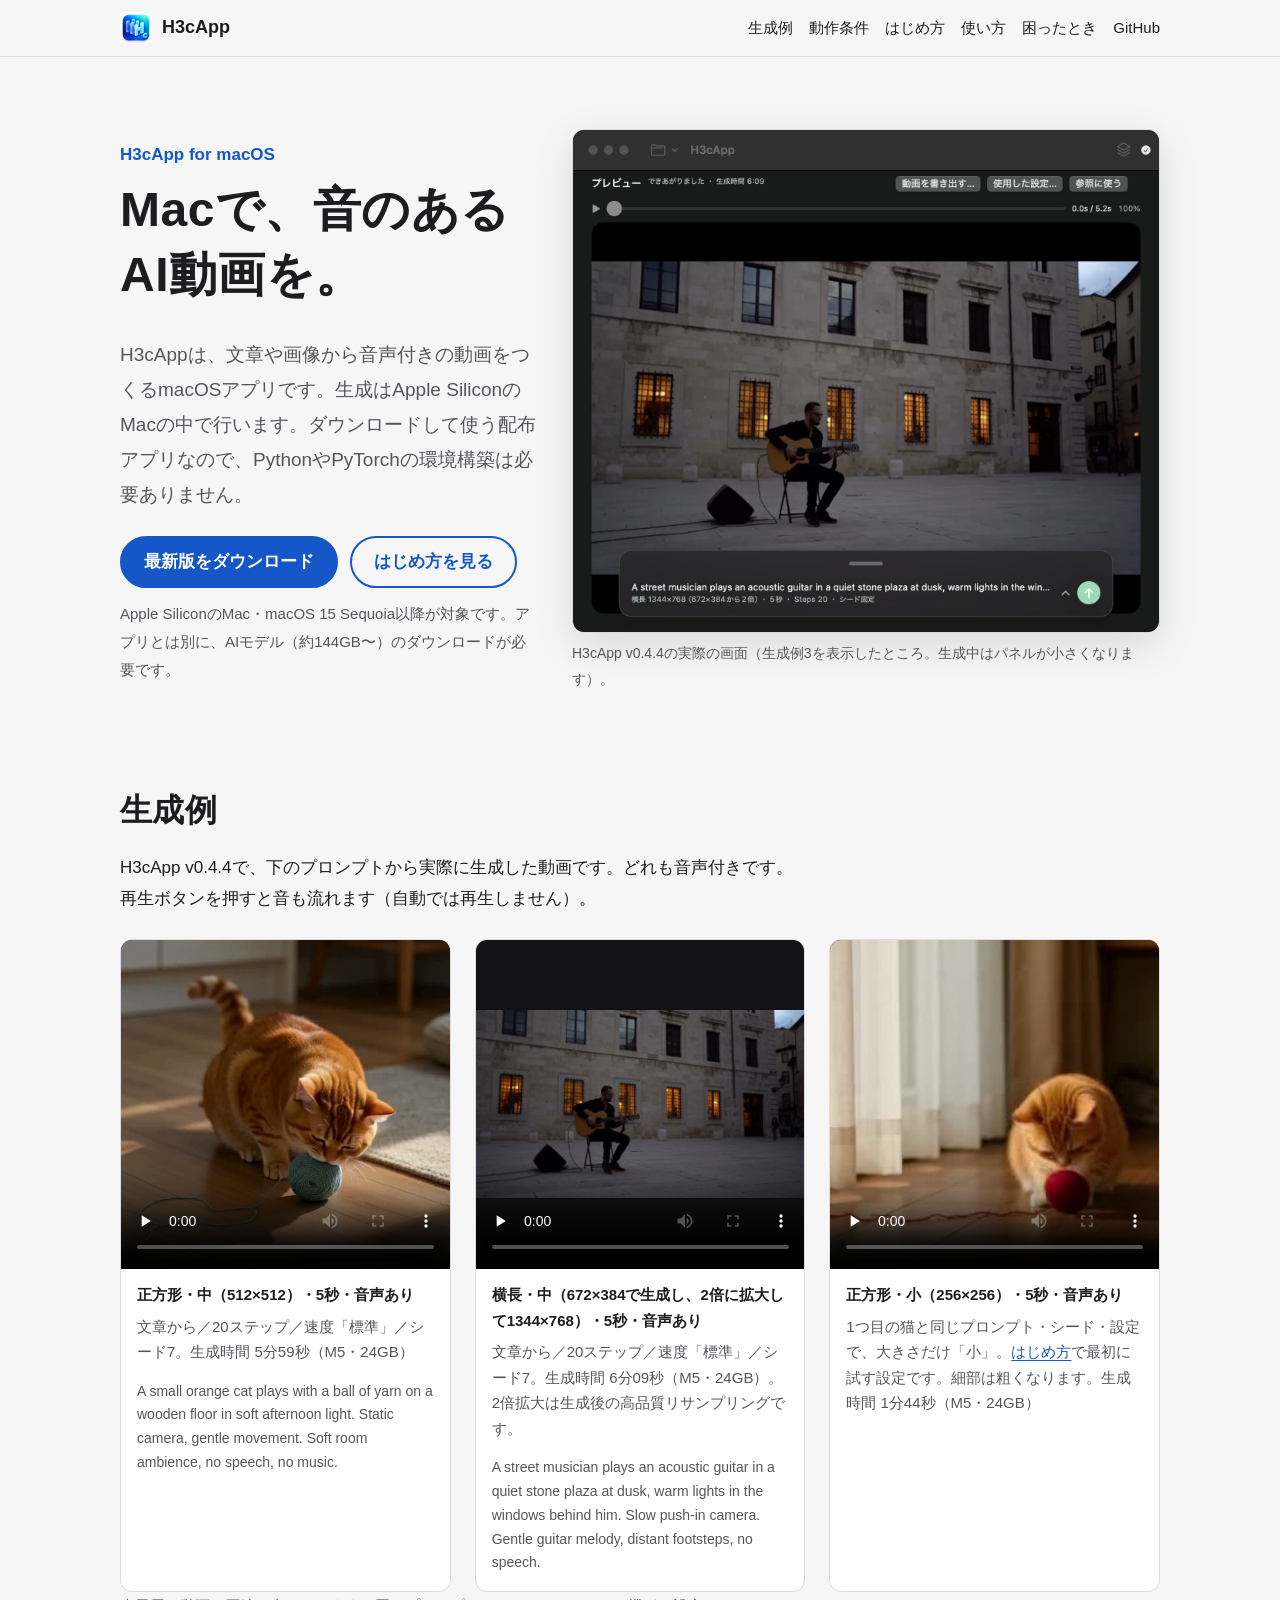
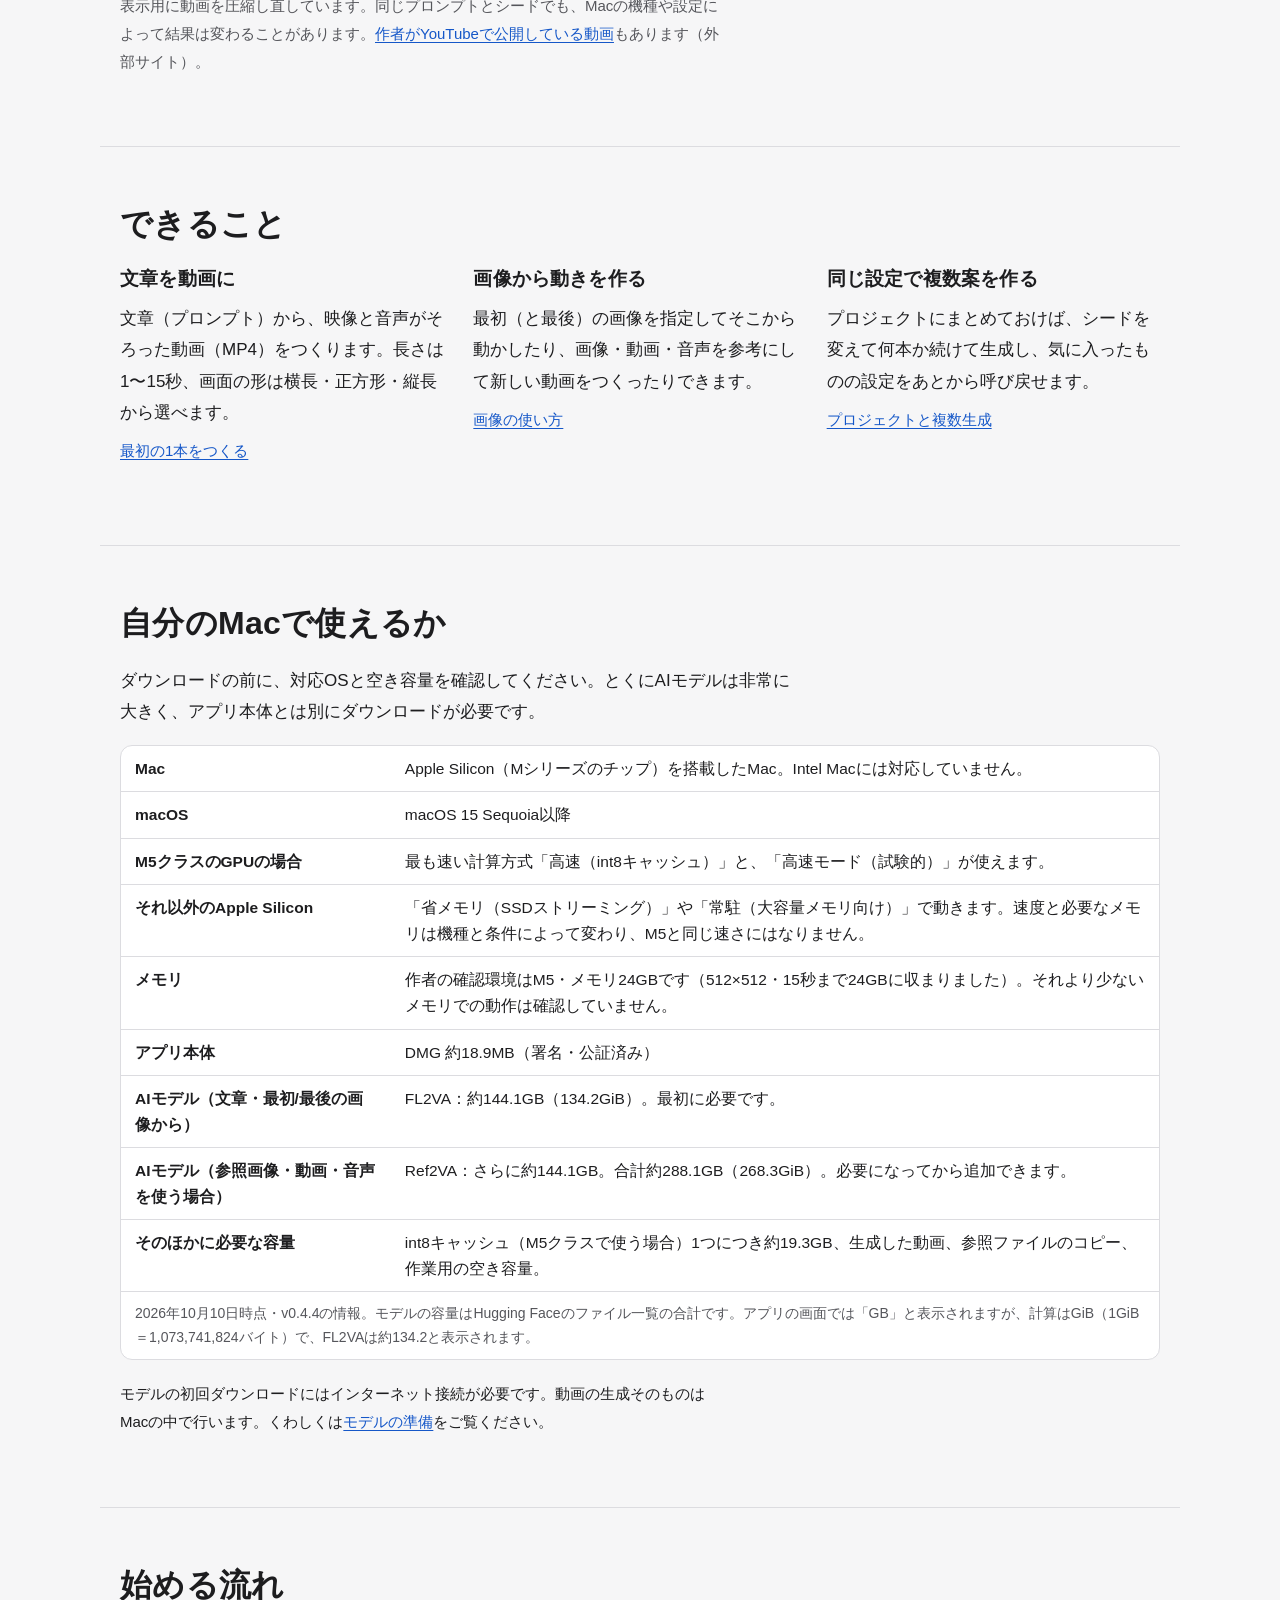
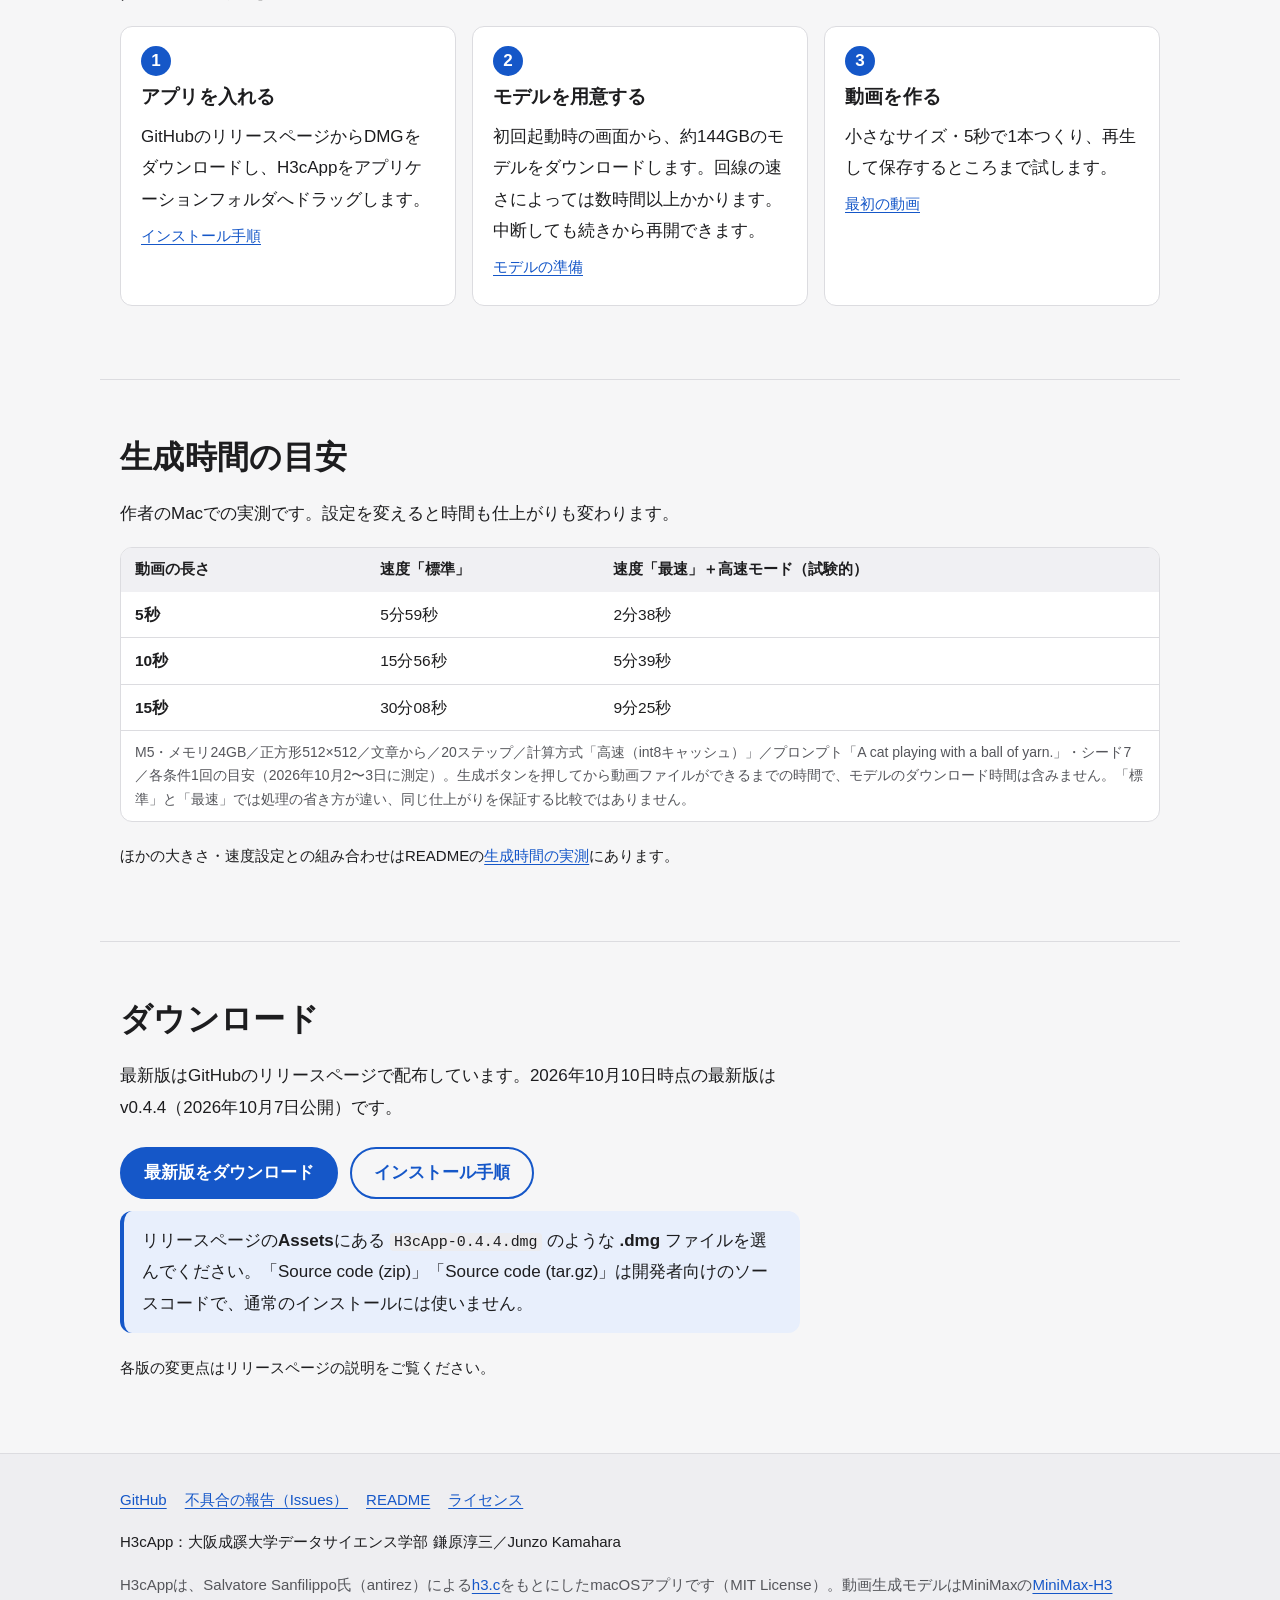
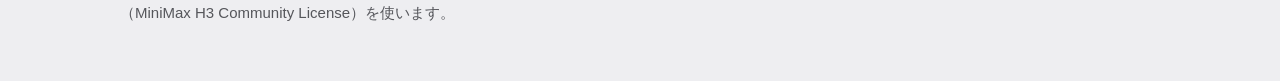
<file: docs/index.html>
<!doctype html>
<html lang="ja">
<head>
  <meta charset="utf-8">
  <meta name="viewport" content="width=device-width, initial-scale=1">
  <title>H3cApp — Macで、音のあるAI動画を。</title>
  <meta name="description" content="H3cAppは、Apple SiliconのMac上で文章や画像から音声付きの動画をつくるmacOSアプリです。ダウンロード、インストール、モデルの準備、最初の動画づくりまでを案内します。">
  <link rel="canonical" href="https://junzokamahara.github.io/H3cApp/">
  <meta property="og:type" content="website">
  <meta property="og:locale" content="ja_JP">
  <meta property="og:site_name" content="H3cApp">
  <meta property="og:title" content="H3cApp — Macで、音のあるAI動画を。">
  <meta property="og:description" content="Apple SiliconのMac上で、文章や画像から音声付きの動画をつくるmacOSアプリ。配布アプリなので、PythonやPyTorchの環境構築は不要です。">
  <meta property="og:url" content="https://junzokamahara.github.io/H3cApp/">
  <meta property="og:image" content="https://junzokamahara.github.io/H3cApp/assets/images/og-image.jpg">
  <meta property="og:image:width" content="1200">
  <meta property="og:image:height" content="630">
  <meta name="twitter:card" content="summary_large_image">
  <link rel="icon" type="image/png" sizes="32x32" href="assets/images/favicon-32.png">
  <link rel="icon" type="image/png" sizes="64x64" href="assets/images/favicon-64.png">
  <link rel="apple-touch-icon" href="assets/images/apple-touch-icon.png">
  <link rel="stylesheet" href="assets/css/style.css">
</head>
<body>
  <a class="skip-link" href="#main">本文へ移動</a>
  <header class="site-header">
    <div class="header-inner">
      <a class="brand" href="./"><img src="assets/images/favicon-64.png" alt="" width="32" height="32">H3cApp</a>
      <nav class="site-nav" aria-label="サイト内">
        <ul>
          <li><a href="#examples">生成例</a></li>
          <li><a href="#requirements">動作条件</a></li>
          <li><a href="getting-started.html">はじめ方</a></li>
          <li><a href="guide.html">使い方</a></li>
          <li><a href="faq.html">困ったとき</a></li>
          <li><a href="https://github.com/JunzoKamahara/H3cApp">GitHub</a></li>
        </ul>
      </nav>
    </div>
  </header>

  <main id="main">
    <section class="hero" aria-labelledby="hero-title">
      <div class="hero-copy">
        <p class="eyebrow">H3cApp for macOS</p>
        <h1 id="hero-title">Macで、音のあるAI動画を。</h1>
        <p class="lead">H3cAppは、文章や画像から音声付きの動画をつくるmacOSアプリです。生成はApple SiliconのMacの中で行います。ダウンロードして使う配布アプリなので、PythonやPyTorchの環境構築は必要ありません。</p>
        <div class="cta-row">
          <a class="button button-primary" href="https://github.com/JunzoKamahara/H3cApp/releases/latest">最新版をダウンロード</a>
          <a class="button button-secondary" href="getting-started.html">はじめ方を見る</a>
        </div>
        <p class="cta-note">Apple SiliconのMac・macOS 15 Sequoia以降が対象です。アプリとは別に、AIモデル（約144GB〜）のダウンロードが必要です。</p>
      </div>
      <figure class="hero-shot">
        <img src="assets/images/app-window.jpg" width="1520" height="1304" alt="H3cAppのウィンドウ。プレビューに生成した横長の動画（夕暮れの石畳の広場でギターを弾く人）が表示され、上に「動画を書き出す…」「使用した設定…」「参照に使う」のボタン、下に折りたたんだパネルとプロンプトの要約、上向き矢印の生成ボタンがある。">
        <figcaption>H3cApp v0.4.4の実際の画面（生成例3を表示したところ。生成中はパネルが小さくなります）。</figcaption>
      </figure>
    </section>

    <section class="section" id="examples" aria-labelledby="examples-title">
      <h2 id="examples-title">生成例</h2>
      <p>H3cApp v0.4.4で、下のプロンプトから実際に生成した動画です。どれも音声付きです。再生ボタンを押すと音も流れます（自動では再生しません）。</p>
      <div class="examples">
        <figure class="example">
          <div class="media">
            <video controls playsinline preload="none" width="512" height="512" poster="assets/video/ex2-poster.jpg" aria-label="生成例2：木の床で毛糸玉と遊ぶ猫（512×512）">
              <source src="assets/video/ex2.mp4" type="video/mp4">
              <a href="assets/video/ex2.mp4">動画ファイルを開く</a>
            </video>
          </div>
          <figcaption>
            <p class="spec">正方形・中（512×512）・5秒・音声あり</p>
            <p class="small muted">文章から／20ステップ／速度「標準」／シード7。生成時間 5分59秒（M5・24GB）</p>
            <p class="prompt">A small orange cat plays with a ball of yarn on a wooden floor in soft afternoon light. Static camera, gentle movement. Soft room ambience, no speech, no music.</p>
          </figcaption>
        </figure>
        <figure class="example">
          <div class="media">
            <video controls playsinline preload="none" width="1344" height="768" poster="assets/video/ex3-poster.jpg" aria-label="生成例3：夕暮れの石畳の広場でギターを弾く人（横長・2倍拡大）">
              <source src="assets/video/ex3.mp4" type="video/mp4">
              <a href="assets/video/ex3.mp4">動画ファイルを開く</a>
            </video>
          </div>
          <figcaption>
            <p class="spec">横長・中（672×384で生成し、2倍に拡大して1344×768）・5秒・音声あり</p>
            <p class="small muted">文章から／20ステップ／速度「標準」／シード7。生成時間 6分09秒（M5・24GB）。2倍拡大は生成後の高品質リサンプリングです。</p>
            <p class="prompt">A street musician plays an acoustic guitar in a quiet stone plaza at dusk, warm lights in the windows behind him. Slow push-in camera. Gentle guitar melody, distant footsteps, no speech.</p>
          </figcaption>
        </figure>
        <figure class="example">
          <div class="media">
            <video controls playsinline preload="none" width="256" height="256" poster="assets/video/ex1-poster.jpg" aria-label="生成例1：例2と同じプロンプトを正方形・小（256×256）で生成した動画">
              <source src="assets/video/ex1.mp4" type="video/mp4">
              <a href="assets/video/ex1.mp4">動画ファイルを開く</a>
            </video>
          </div>
          <figcaption>
            <p class="spec">正方形・小（256×256）・5秒・音声あり</p>
            <p class="small muted">1つ目の猫と同じプロンプト・シード・設定で、大きさだけ「小」。<a href="getting-started.html#first-video">はじめ方</a>で最初に試す設定です。細部は粗くなります。生成時間 1分44秒（M5・24GB）</p>
          </figcaption>
        </figure>
      </div>
      <p class="small muted">表示用に動画を圧縮し直しています。同じプロンプトとシードでも、Macの機種や設定によって結果は変わることがあります。<a href="https://youtu.be/PZrm470rGo0">作者がYouTubeで公開している動画</a>もあります（外部サイト）。</p>
    </section>

    <section class="section" id="features" aria-labelledby="features-title">
      <h2 id="features-title">できること</h2>
      <ul class="features">
        <li>
          <h3>文章を動画に</h3>
          <p>文章（プロンプト）から、映像と音声がそろった動画（MP4）をつくります。長さは1〜15秒、画面の形は横長・正方形・縦長から選べます。</p>
          <p class="small"><a href="getting-started.html#first-video">最初の1本をつくる</a></p>
        </li>
        <li>
          <h3>画像から動きを作る</h3>
          <p>最初（と最後）の画像を指定してそこから動かしたり、画像・動画・音声を参考にして新しい動画をつくったりできます。</p>
          <p class="small"><a href="guide.html#images">画像の使い方</a></p>
        </li>
        <li>
          <h3>同じ設定で複数案を作る</h3>
          <p>プロジェクトにまとめておけば、シードを変えて何本か続けて生成し、気に入ったものの設定をあとから呼び戻せます。</p>
          <p class="small"><a href="guide.html#projects">プロジェクトと複数生成</a></p>
        </li>
      </ul>
    </section>

    <section class="section" id="requirements" aria-labelledby="req-title">
      <h2 id="req-title">自分のMacで使えるか</h2>
      <p>ダウンロードの前に、対応OSと空き容量を確認してください。とくにAIモデルは非常に大きく、アプリ本体とは別にダウンロードが必要です。</p>
      <div class="table-wrap">
        <table>
          <tbody>
            <tr>
              <th scope="row">Mac</th>
              <td>Apple Silicon（Mシリーズのチップ）を搭載したMac。Intel Macには対応していません。</td>
            </tr>
            <tr>
              <th scope="row">macOS</th>
              <td>macOS 15 Sequoia以降</td>
            </tr>
            <tr>
              <th scope="row">M5クラスのGPUの場合</th>
              <td>最も速い計算方式「高速（int8キャッシュ）」と、「高速モード（試験的）」が使えます。</td>
            </tr>
            <tr>
              <th scope="row">それ以外のApple Silicon</th>
              <td>「省メモリ（SSDストリーミング）」や「常駐（大容量メモリ向け）」で動きます。速度と必要なメモリは機種と条件によって変わり、M5と同じ速さにはなりません。</td>
            </tr>
            <tr>
              <th scope="row">メモリ</th>
              <td>作者の確認環境はM5・メモリ24GBです（512×512・15秒まで24GBに収まりました）。それより少ないメモリでの動作は確認していません。</td>
            </tr>
            <tr>
              <th scope="row">アプリ本体</th>
              <td>DMG 約18.9MB（署名・公証済み）</td>
            </tr>
            <tr>
              <th scope="row">AIモデル（文章・最初/最後の画像から）</th>
              <td>FL2VA：約144.1GB（134.2GiB）。最初に必要です。</td>
            </tr>
            <tr>
              <th scope="row">AIモデル（参照画像・動画・音声を使う場合）</th>
              <td>Ref2VA：さらに約144.1GB。合計約288.1GB（268.3GiB）。必要になってから追加できます。</td>
            </tr>
            <tr>
              <th scope="row">そのほかに必要な容量</th>
              <td>int8キャッシュ（M5クラスで使う場合）1つにつき約19.3GB、生成した動画、参照ファイルのコピー、作業用の空き容量。</td>
            </tr>
          </tbody>
          <caption>2026年10月10日時点・v0.4.4の情報。モデルの容量はHugging Faceのファイル一覧の合計です。アプリの画面では「GB」と表示されますが、計算はGiB（1GiB＝1,073,741,824バイト）で、FL2VAは約134.2と表示されます。</caption>
        </table>
      </div>
      <p class="small">モデルの初回ダウンロードにはインターネット接続が必要です。動画の生成そのものはMacの中で行います。くわしくは<a href="getting-started.html#models">モデルの準備</a>をご覧ください。</p>
    </section>

    <section class="section" id="flow" aria-labelledby="flow-title">
      <h2 id="flow-title">始める流れ</h2>
      <ol class="flow">
        <li>
          <h3>アプリを入れる</h3>
          <p>GitHubのリリースページからDMGをダウンロードし、H3cAppをアプリケーションフォルダへドラッグします。</p>
          <p class="small"><a href="getting-started.html#install">インストール手順</a></p>
        </li>
        <li>
          <h3>モデルを用意する</h3>
          <p>初回起動時の画面から、約144GBのモデルをダウンロードします。回線の速さによっては数時間以上かかります。中断しても続きから再開できます。</p>
          <p class="small"><a href="getting-started.html#models">モデルの準備</a></p>
        </li>
        <li>
          <h3>動画を作る</h3>
          <p>小さなサイズ・5秒で1本つくり、再生して保存するところまで試します。</p>
          <p class="small"><a href="getting-started.html#first-video">最初の動画</a></p>
        </li>
      </ol>
    </section>

    <section class="section" id="performance" aria-labelledby="perf-title">
      <h2 id="perf-title">生成時間の目安</h2>
      <p>作者のMacでの実測です。設定を変えると時間も仕上がりも変わります。</p>
      <div class="table-wrap">
        <table>
          <thead>
            <tr>
              <th scope="col">動画の長さ</th>
              <th scope="col">速度「標準」</th>
              <th scope="col">速度「最速」＋高速モード（試験的）</th>
            </tr>
          </thead>
          <tbody>
            <tr><th scope="row">5秒</th><td class="num">5分59秒</td><td class="num">2分38秒</td></tr>
            <tr><th scope="row">10秒</th><td class="num">15分56秒</td><td class="num">5分39秒</td></tr>
            <tr><th scope="row">15秒</th><td class="num">30分08秒</td><td class="num">9分25秒</td></tr>
          </tbody>
          <caption>M5・メモリ24GB／正方形512×512／文章から／20ステップ／計算方式「高速（int8キャッシュ）」／プロンプト「A cat playing with a ball of yarn.」・シード7／各条件1回の目安（2026年10月2〜3日に測定）。生成ボタンを押してから動画ファイルができるまでの時間で、モデルのダウンロード時間は含みません。「標準」と「最速」では処理の省き方が違い、同じ仕上がりを保証する比較ではありません。</caption>
        </table>
      </div>
      <p class="small">ほかの大きさ・速度設定との組み合わせはREADMEの<a href="https://github.com/JunzoKamahara/H3cApp/blob/main/README.ja.md#生成時間の実測">生成時間の実測</a>にあります。</p>
    </section>

    <section class="section" id="download" aria-labelledby="dl-title">
      <h2 id="dl-title">ダウンロード</h2>
      <p>最新版はGitHubのリリースページで配布しています。2026年10月10日時点の最新版はv0.4.4（2026年10月7日公開）です。</p>
      <div class="cta-row">
        <a class="button button-primary" href="https://github.com/JunzoKamahara/H3cApp/releases/latest">最新版をダウンロード</a>
        <a class="button button-secondary" href="getting-started.html#install">インストール手順</a>
      </div>
      <div class="note">
        <p>リリースページの<strong>Assets</strong>にある <code>H3cApp-0.4.4.dmg</code> のような <strong>.dmg</strong> ファイルを選んでください。「Source code (zip)」「Source code (tar.gz)」は開発者向けのソースコードで、通常のインストールには使いません。</p>
      </div>
      <p class="small">各版の変更点はリリースページの説明をご覧ください。</p>
    </section>
  </main>

  <footer class="site-footer">
    <div class="footer-inner">
      <ul class="footer-links">
        <li><a href="https://github.com/JunzoKamahara/H3cApp">GitHub</a></li>
        <li><a href="https://github.com/JunzoKamahara/H3cApp/issues">不具合の報告（Issues）</a></li>
        <li><a href="https://github.com/JunzoKamahara/H3cApp/blob/main/README.ja.md">README</a></li>
        <li><a href="faq.html#license">ライセンス</a></li>
      </ul>
      <p>H3cApp：大阪成蹊大学データサイエンス学部 鎌原淳三／Junzo Kamahara</p>
      <p class="small muted">H3cAppは、Salvatore Sanfilippo氏（antirez）による<a href="https://github.com/antirez/h3.c">h3.c</a>をもとにしたmacOSアプリです（MIT License）。動画生成モデルはMiniMaxの<a href="https://huggingface.co/MiniMaxAI/MiniMax-H3">MiniMax-H3</a>（MiniMax H3 Community License）を使います。</p>
    </div>
  </footer>
  <script src="assets/js/main.js" defer></script>
</body>
</html>
</file>
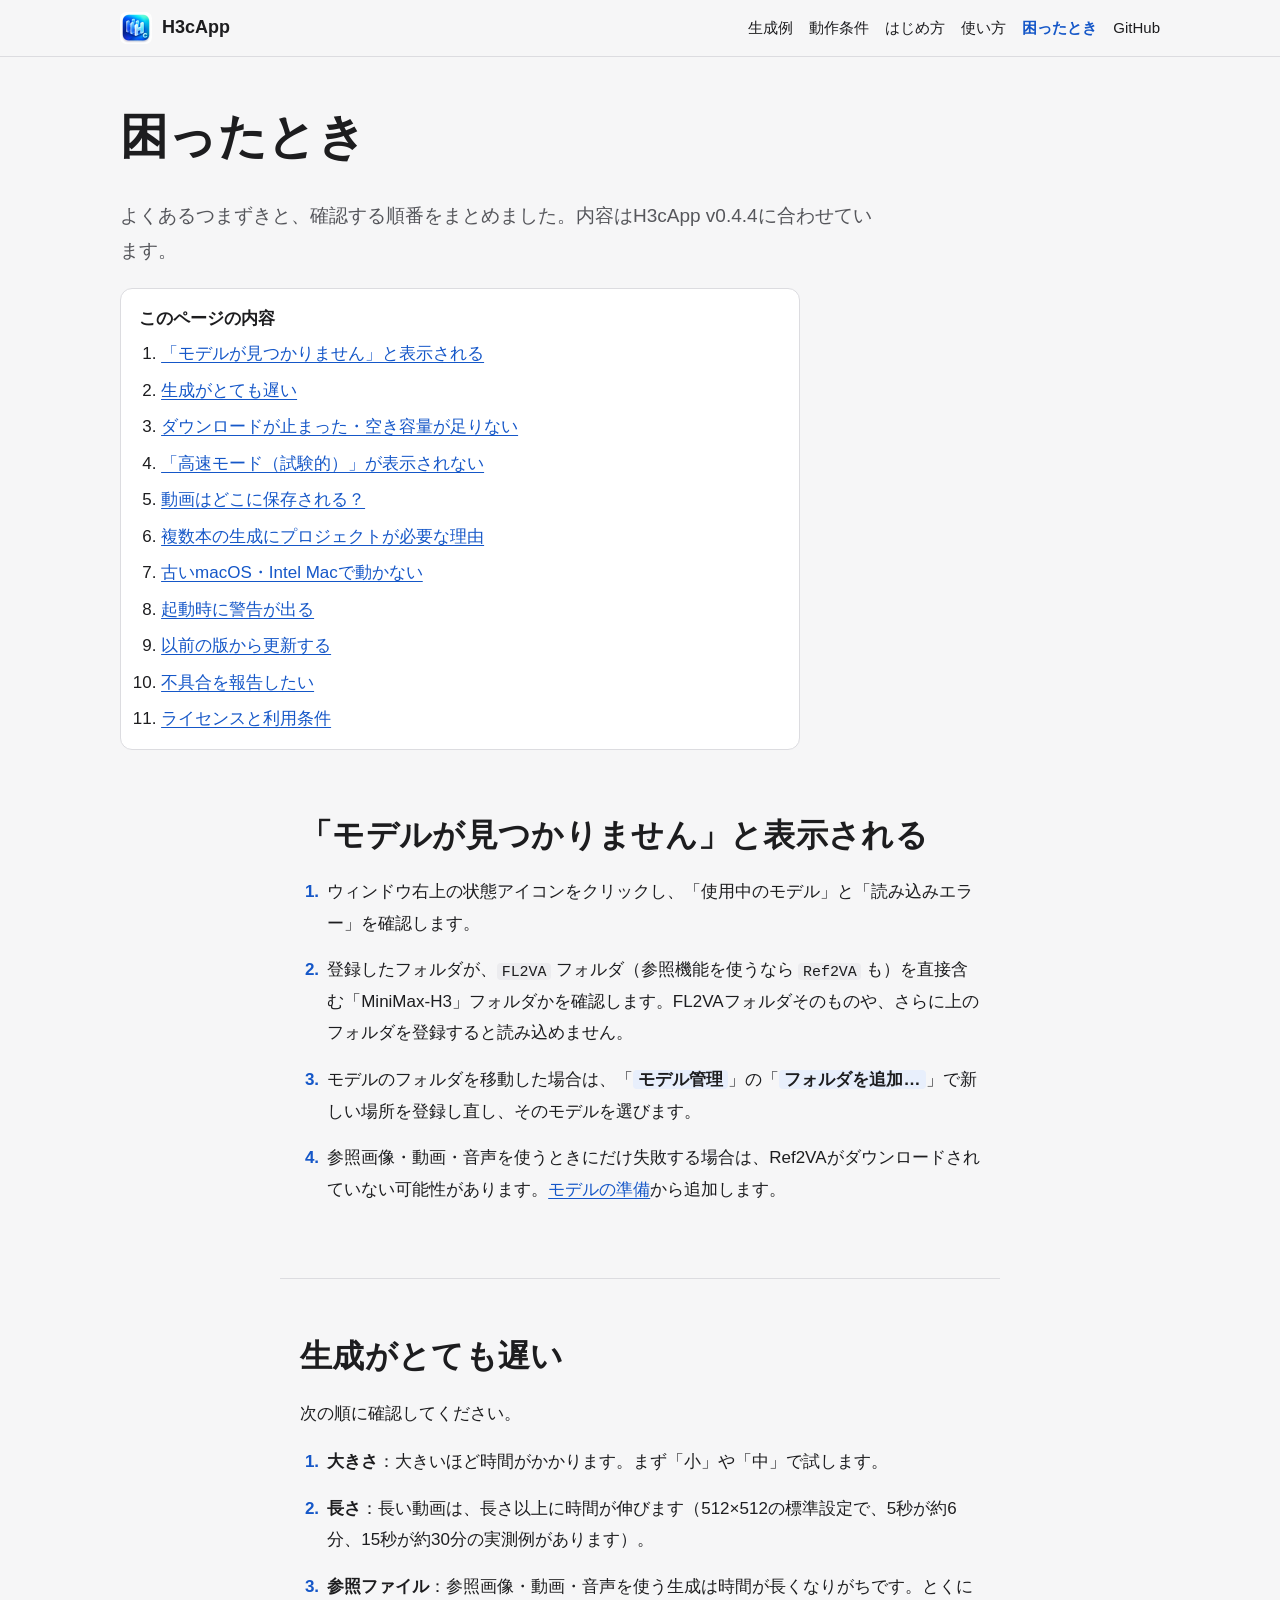
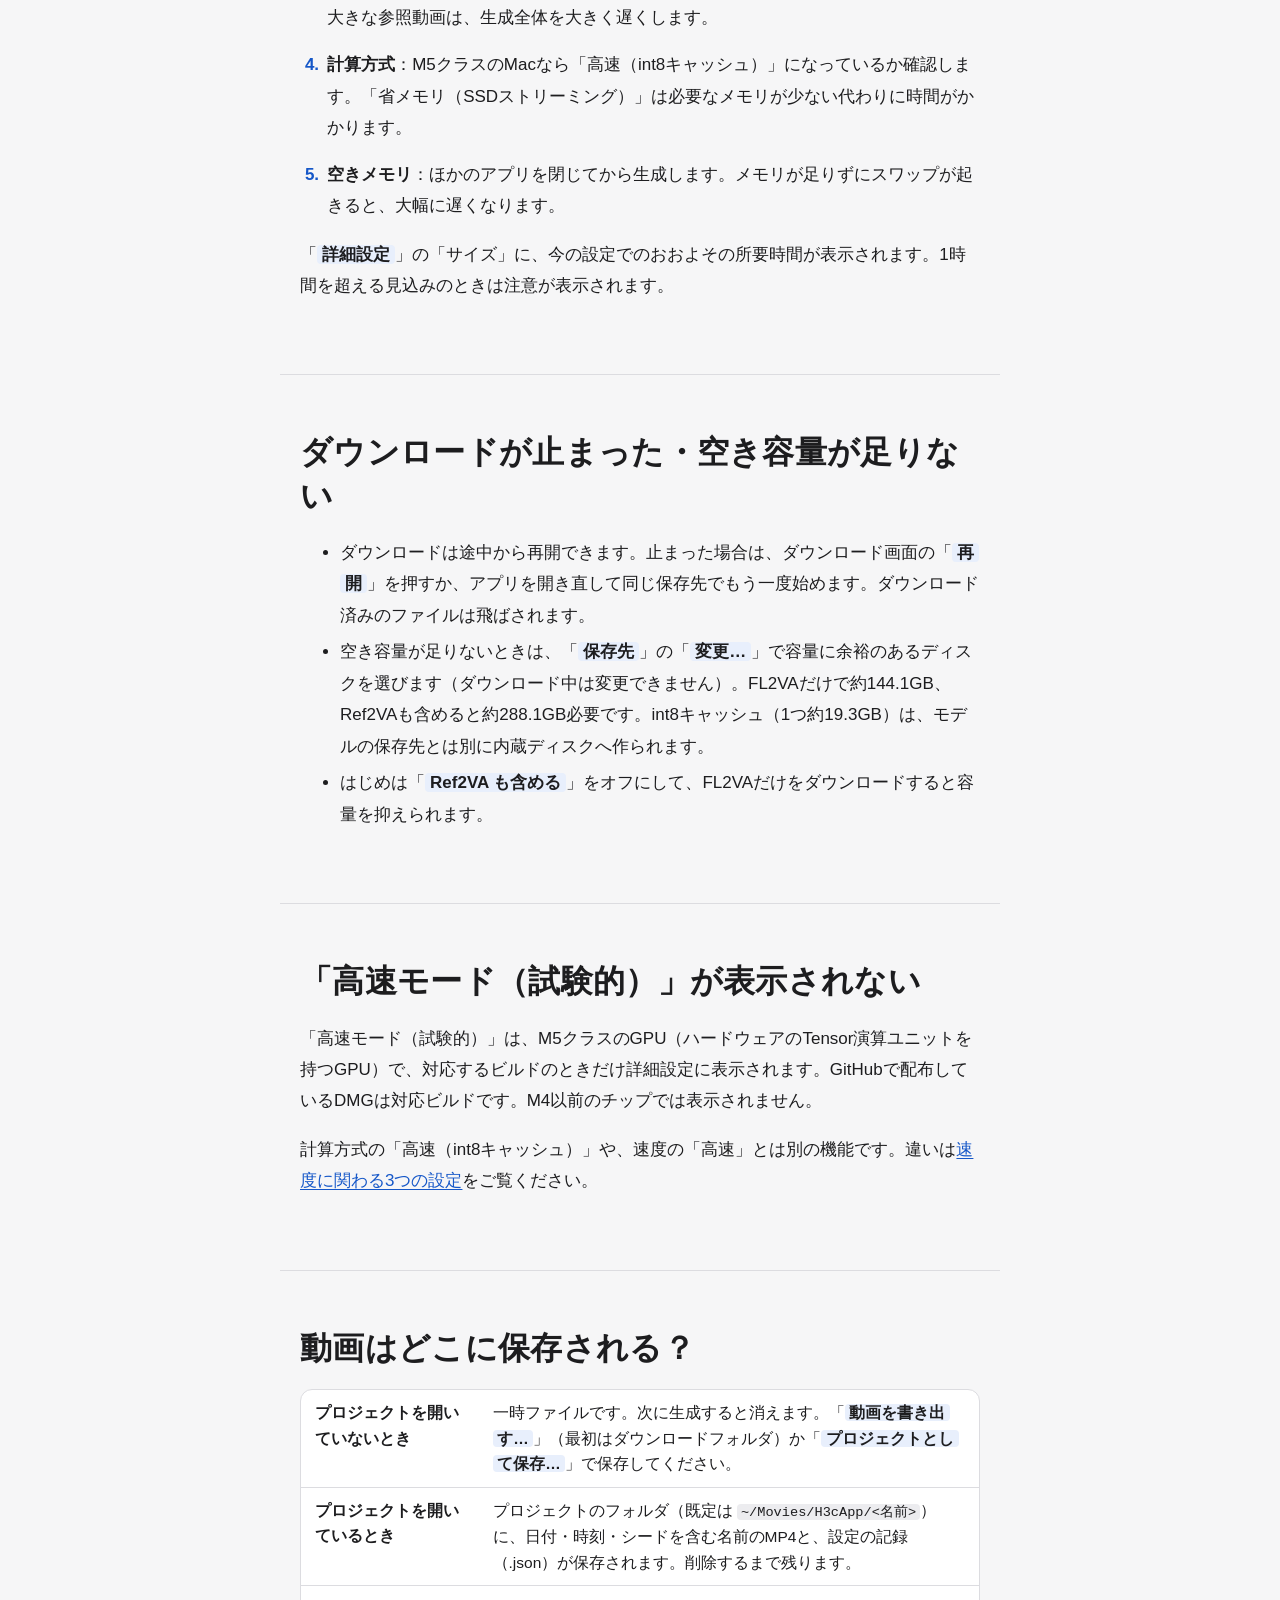
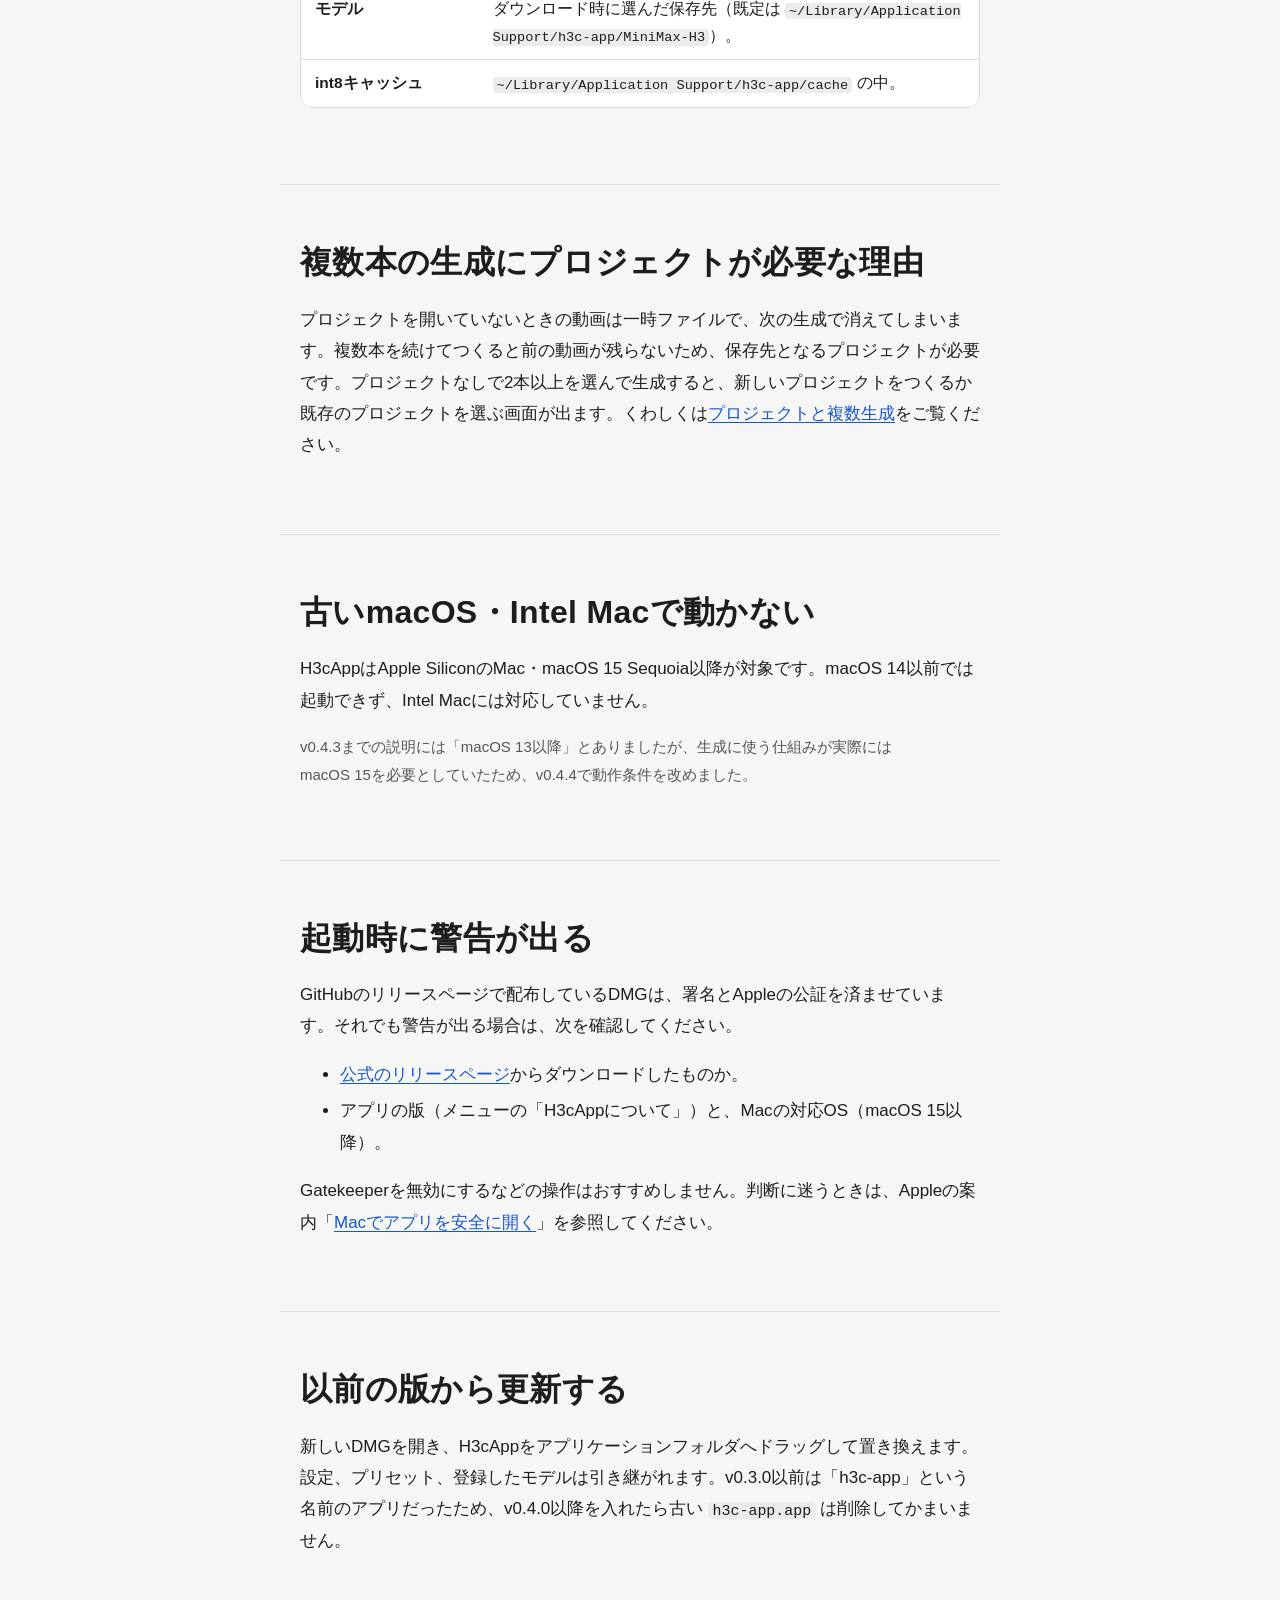
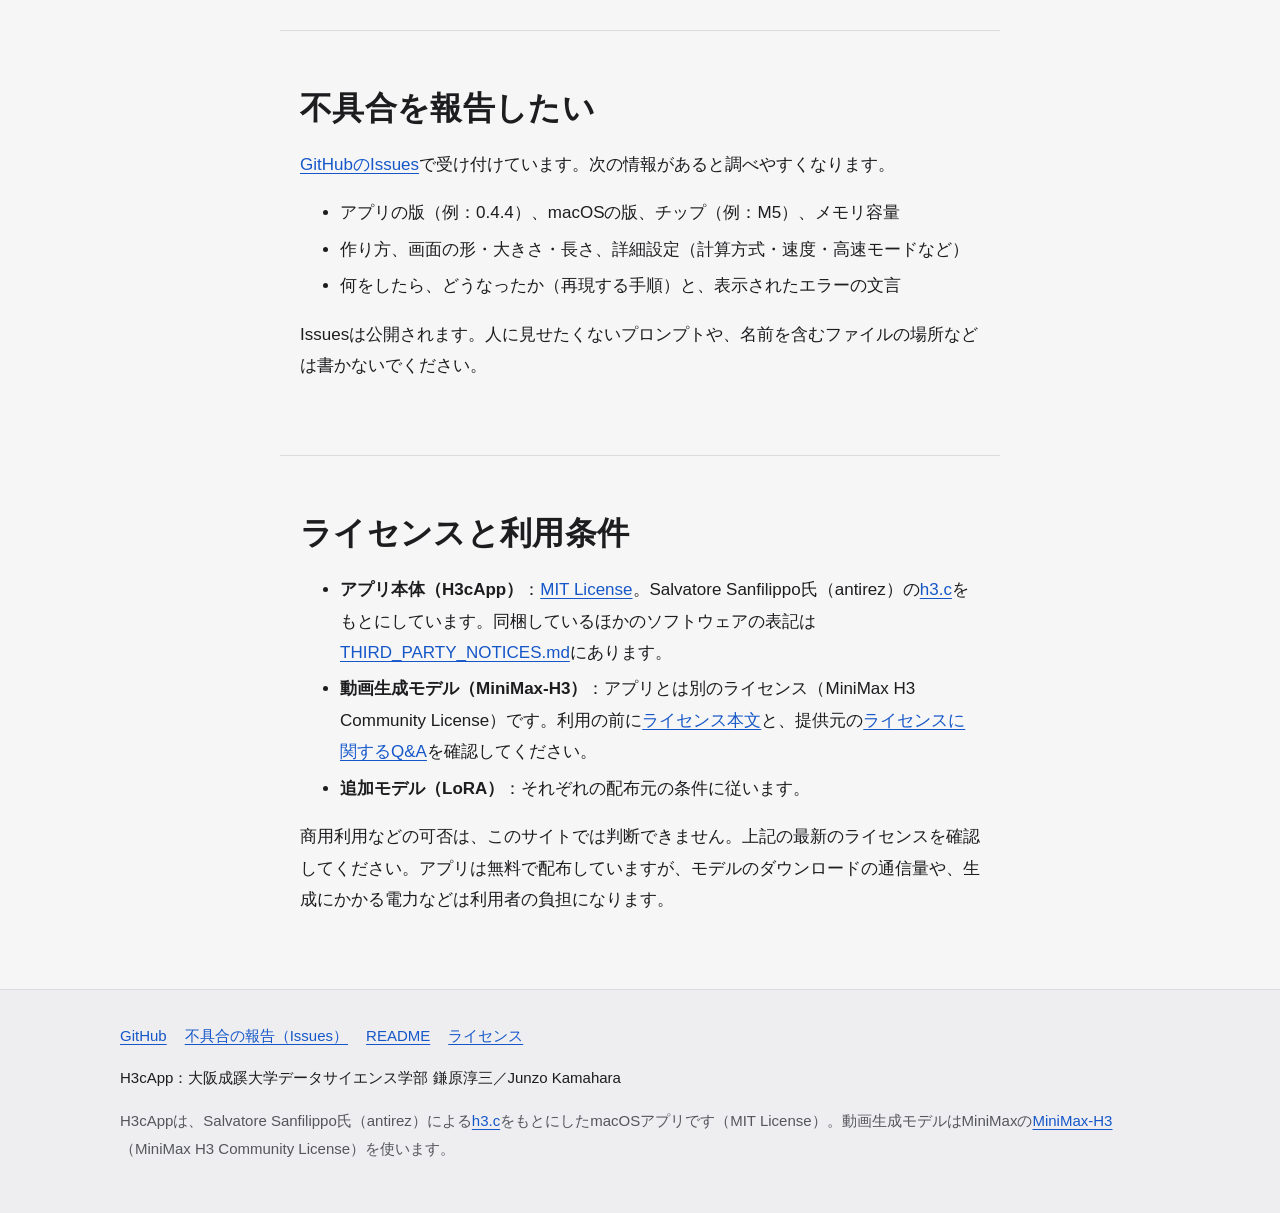
<file: docs/faq.html>
<!doctype html>
<html lang="ja">
<head>
  <meta charset="utf-8">
  <meta name="viewport" content="width=device-width, initial-scale=1">
  <title>困ったとき — H3cApp</title>
  <meta name="description" content="H3cAppで困ったときの確認事項。モデルが見つからない、生成が遅い、ダウンロードが止まった、高速モードが表示されない、保存先、対応OS、不具合の報告、ライセンス。">
  <link rel="canonical" href="https://junzokamahara.github.io/H3cApp/faq.html">
  <meta property="og:type" content="article">
  <meta property="og:locale" content="ja_JP">
  <meta property="og:site_name" content="H3cApp">
  <meta property="og:title" content="困ったとき — H3cApp">
  <meta property="og:description" content="モデルが見つからない、生成が遅いなど、困ったときの確認事項。">
  <meta property="og:url" content="https://junzokamahara.github.io/H3cApp/faq.html">
  <meta property="og:image" content="https://junzokamahara.github.io/H3cApp/assets/images/og-image.jpg">
  <meta name="twitter:card" content="summary_large_image">
  <link rel="icon" type="image/png" sizes="32x32" href="assets/images/favicon-32.png">
  <link rel="icon" type="image/png" sizes="64x64" href="assets/images/favicon-64.png">
  <link rel="apple-touch-icon" href="assets/images/apple-touch-icon.png">
  <link rel="stylesheet" href="assets/css/style.css">
</head>
<body>
  <a class="skip-link" href="#main">本文へ移動</a>
  <header class="site-header">
    <div class="header-inner">
      <a class="brand" href="./"><img src="assets/images/favicon-64.png" alt="" width="32" height="32">H3cApp</a>
      <nav class="site-nav" aria-label="サイト内">
        <ul>
          <li><a href="./#examples">生成例</a></li>
          <li><a href="./#requirements">動作条件</a></li>
          <li><a href="getting-started.html">はじめ方</a></li>
          <li><a href="guide.html">使い方</a></li>
          <li><a href="faq.html" aria-current="page">困ったとき</a></li>
          <li><a href="https://github.com/JunzoKamahara/H3cApp">GitHub</a></li>
        </ul>
      </nav>
    </div>
  </header>

  <main id="main">
    <div class="page-head">
      <h1>困ったとき</h1>
      <p class="lead">よくあるつまずきと、確認する順番をまとめました。内容はH3cApp v0.4.4に合わせています。</p>
      <nav class="toc" aria-label="このページの目次">
        <p>このページの内容</p>
        <ol>
          <li><a href="#model-not-found">「モデルが見つかりません」と表示される</a></li>
          <li><a href="#slow">生成がとても遅い</a></li>
          <li><a href="#download">ダウンロードが止まった・空き容量が足りない</a></li>
          <li><a href="#fast-mode">「高速モード（試験的）」が表示されない</a></li>
          <li><a href="#saved">動画はどこに保存される？</a></li>
          <li><a href="#project-required">複数本の生成にプロジェクトが必要な理由</a></li>
          <li><a href="#old-mac">古いmacOS・Intel Macで動かない</a></li>
          <li><a href="#gatekeeper">起動時に警告が出る</a></li>
          <li><a href="#update">以前の版から更新する</a></li>
          <li><a href="#report">不具合を報告したい</a></li>
          <li><a href="#license">ライセンスと利用条件</a></li>
        </ol>
      </nav>
    </div>

    <section class="section section-narrow" id="model-not-found" aria-labelledby="q1">
      <h2 id="q1">「モデルが見つかりません」と表示される</h2>
      <ol class="steps">
        <li>ウィンドウ右上の状態アイコンをクリックし、「使用中のモデル」と「読み込みエラー」を確認します。</li>
        <li>登録したフォルダが、<code>FL2VA</code> フォルダ（参照機能を使うなら <code>Ref2VA</code> も）を直接含む「MiniMax-H3」フォルダかを確認します。FL2VAフォルダそのものや、さらに上のフォルダを登録すると読み込めません。</li>
        <li>モデルのフォルダを移動した場合は、「<span class="ui">モデル管理</span>」の「<span class="ui">フォルダを追加…</span>」で新しい場所を登録し直し、そのモデルを選びます。</li>
        <li>参照画像・動画・音声を使うときにだけ失敗する場合は、Ref2VAがダウンロードされていない可能性があります。<a href="getting-started.html#models">モデルの準備</a>から追加します。</li>
      </ol>
    </section>

    <section class="section section-narrow" id="slow" aria-labelledby="q2">
      <h2 id="q2">生成がとても遅い</h2>
      <p>次の順に確認してください。</p>
      <ol class="steps">
        <li><strong>大きさ</strong>：大きいほど時間がかかります。まず「小」や「中」で試します。</li>
        <li><strong>長さ</strong>：長い動画は、長さ以上に時間が伸びます（512×512の標準設定で、5秒が約6分、15秒が約30分の実測例があります）。</li>
        <li><strong>参照ファイル</strong>：参照画像・動画・音声を使う生成は時間が長くなりがちです。とくに大きな参照動画は、生成全体を大きく遅くします。</li>
        <li><strong>計算方式</strong>：M5クラスのMacなら「高速（int8キャッシュ）」になっているか確認します。「省メモリ（SSDストリーミング）」は必要なメモリが少ない代わりに時間がかかります。</li>
        <li><strong>空きメモリ</strong>：ほかのアプリを閉じてから生成します。メモリが足りずにスワップが起きると、大幅に遅くなります。</li>
      </ol>
      <p>「<span class="ui">詳細設定</span>」の「サイズ」に、今の設定でのおおよその所要時間が表示されます。1時間を超える見込みのときは注意が表示されます。</p>
    </section>

    <section class="section section-narrow" id="download" aria-labelledby="q3">
      <h2 id="q3">ダウンロードが止まった・空き容量が足りない</h2>
      <ul>
        <li>ダウンロードは途中から再開できます。止まった場合は、ダウンロード画面の「<span class="ui">再開</span>」を押すか、アプリを開き直して同じ保存先でもう一度始めます。ダウンロード済みのファイルは飛ばされます。</li>
        <li>空き容量が足りないときは、「<span class="ui">保存先</span>」の「<span class="ui">変更…</span>」で容量に余裕のあるディスクを選びます（ダウンロード中は変更できません）。FL2VAだけで約144.1GB、Ref2VAも含めると約288.1GB必要です。int8キャッシュ（1つ約19.3GB）は、モデルの保存先とは別に内蔵ディスクへ作られます。</li>
        <li>はじめは「<span class="ui">Ref2VA も含める</span>」をオフにして、FL2VAだけをダウンロードすると容量を抑えられます。</li>
      </ul>
    </section>

    <section class="section section-narrow" id="fast-mode" aria-labelledby="q4">
      <h2 id="q4">「高速モード（試験的）」が表示されない</h2>
      <p>「高速モード（試験的）」は、M5クラスのGPU（ハードウェアのTensor演算ユニットを持つGPU）で、対応するビルドのときだけ詳細設定に表示されます。GitHubで配布しているDMGは対応ビルドです。M4以前のチップでは表示されません。</p>
      <p>計算方式の「高速（int8キャッシュ）」や、速度の「高速」とは別の機能です。違いは<a href="guide.html#speed">速度に関わる3つの設定</a>をご覧ください。</p>
    </section>

    <section class="section section-narrow" id="saved" aria-labelledby="q5">
      <h2 id="q5">動画はどこに保存される？</h2>
      <div class="table-wrap">
        <table>
          <tbody>
            <tr><th scope="row">プロジェクトを開いていないとき</th><td>一時ファイルです。次に生成すると消えます。「<span class="ui">動画を書き出す…</span>」（最初はダウンロードフォルダ）か「<span class="ui">プロジェクトとして保存…</span>」で保存してください。</td></tr>
            <tr><th scope="row">プロジェクトを開いているとき</th><td>プロジェクトのフォルダ（既定は <code>~/Movies/H3cApp/&lt;名前&gt;</code>）に、日付・時刻・シードを含む名前のMP4と、設定の記録（.json）が保存されます。削除するまで残ります。</td></tr>
            <tr><th scope="row">モデル</th><td>ダウンロード時に選んだ保存先（既定は <code>~/Library/Application Support/h3c-app/MiniMax-H3</code>）。</td></tr>
            <tr><th scope="row">int8キャッシュ</th><td><code>~/Library/Application Support/h3c-app/cache</code> の中。</td></tr>
          </tbody>
        </table>
      </div>
    </section>

    <section class="section section-narrow" id="project-required" aria-labelledby="q6">
      <h2 id="q6">複数本の生成にプロジェクトが必要な理由</h2>
      <p>プロジェクトを開いていないときの動画は一時ファイルで、次の生成で消えてしまいます。複数本を続けてつくると前の動画が残らないため、保存先となるプロジェクトが必要です。プロジェクトなしで2本以上を選んで生成すると、新しいプロジェクトをつくるか既存のプロジェクトを選ぶ画面が出ます。くわしくは<a href="guide.html#projects">プロジェクトと複数生成</a>をご覧ください。</p>
    </section>

    <section class="section section-narrow" id="old-mac" aria-labelledby="q7">
      <h2 id="q7">古いmacOS・Intel Macで動かない</h2>
      <p>H3cAppはApple SiliconのMac・macOS 15 Sequoia以降が対象です。macOS 14以前では起動できず、Intel Macには対応していません。</p>
      <p class="small muted">v0.4.3までの説明には「macOS 13以降」とありましたが、生成に使う仕組みが実際にはmacOS 15を必要としていたため、v0.4.4で動作条件を改めました。</p>
    </section>

    <section class="section section-narrow" id="gatekeeper" aria-labelledby="q8">
      <h2 id="q8">起動時に警告が出る</h2>
      <p>GitHubのリリースページで配布しているDMGは、署名とAppleの公証を済ませています。それでも警告が出る場合は、次を確認してください。</p>
      <ul>
        <li><a href="https://github.com/JunzoKamahara/H3cApp/releases/latest">公式のリリースページ</a>からダウンロードしたものか。</li>
        <li>アプリの版（メニューの「H3cAppについて」）と、Macの対応OS（macOS 15以降）。</li>
      </ul>
      <p>Gatekeeperを無効にするなどの操作はおすすめしません。判断に迷うときは、Appleの案内「<a href="https://support.apple.com/ja-jp/102445">Macでアプリを安全に開く</a>」を参照してください。</p>
    </section>

    <section class="section section-narrow" id="update" aria-labelledby="q9">
      <h2 id="q9">以前の版から更新する</h2>
      <p>新しいDMGを開き、H3cAppをアプリケーションフォルダへドラッグして置き換えます。設定、プリセット、登録したモデルは引き継がれます。v0.3.0以前は「h3c-app」という名前のアプリだったため、v0.4.0以降を入れたら古い <code>h3c-app.app</code> は削除してかまいません。</p>
    </section>

    <section class="section section-narrow" id="report" aria-labelledby="q10">
      <h2 id="q10">不具合を報告したい</h2>
      <p><a href="https://github.com/JunzoKamahara/H3cApp/issues">GitHubのIssues</a>で受け付けています。次の情報があると調べやすくなります。</p>
      <ul>
        <li>アプリの版（例：0.4.4）、macOSの版、チップ（例：M5）、メモリ容量</li>
        <li>作り方、画面の形・大きさ・長さ、詳細設定（計算方式・速度・高速モードなど）</li>
        <li>何をしたら、どうなったか（再現する手順）と、表示されたエラーの文言</li>
      </ul>
      <p>Issuesは公開されます。人に見せたくないプロンプトや、名前を含むファイルの場所などは書かないでください。</p>
    </section>

    <section class="section section-narrow" id="license" aria-labelledby="q11">
      <h2 id="q11">ライセンスと利用条件</h2>
      <ul>
        <li><strong>アプリ本体（H3cApp）</strong>：<a href="https://github.com/JunzoKamahara/H3cApp/blob/main/LICENSE">MIT License</a>。Salvatore Sanfilippo氏（antirez）の<a href="https://github.com/antirez/h3.c">h3.c</a>をもとにしています。同梱しているほかのソフトウェアの表記は<a href="https://github.com/JunzoKamahara/H3cApp/blob/main/THIRD_PARTY_NOTICES.md">THIRD_PARTY_NOTICES.md</a>にあります。</li>
        <li><strong>動画生成モデル（MiniMax-H3）</strong>：アプリとは別のライセンス（MiniMax H3 Community License）です。利用の前に<a href="https://huggingface.co/MiniMaxAI/MiniMax-H3/blob/main/LICENSE">ライセンス本文</a>と、提供元の<a href="https://huggingface.co/MiniMaxAI/MiniMax-H3/blob/main/docs/QA-about-License.md">ライセンスに関するQ&amp;A</a>を確認してください。</li>
        <li><strong>追加モデル（LoRA）</strong>：それぞれの配布元の条件に従います。</li>
      </ul>
      <p>商用利用などの可否は、このサイトでは判断できません。上記の最新のライセンスを確認してください。アプリは無料で配布していますが、モデルのダウンロードの通信量や、生成にかかる電力などは利用者の負担になります。</p>
    </section>
  </main>

  <footer class="site-footer">
    <div class="footer-inner">
      <ul class="footer-links">
        <li><a href="https://github.com/JunzoKamahara/H3cApp">GitHub</a></li>
        <li><a href="https://github.com/JunzoKamahara/H3cApp/issues">不具合の報告（Issues）</a></li>
        <li><a href="https://github.com/JunzoKamahara/H3cApp/blob/main/README.ja.md">README</a></li>
        <li><a href="faq.html#license">ライセンス</a></li>
      </ul>
      <p>H3cApp：大阪成蹊大学データサイエンス学部 鎌原淳三／Junzo Kamahara</p>
      <p class="small muted">H3cAppは、Salvatore Sanfilippo氏（antirez）による<a href="https://github.com/antirez/h3.c">h3.c</a>をもとにしたmacOSアプリです（MIT License）。動画生成モデルはMiniMaxの<a href="https://huggingface.co/MiniMaxAI/MiniMax-H3">MiniMax-H3</a>（MiniMax H3 Community License）を使います。</p>
    </div>
  </footer>
  <script src="assets/js/main.js" defer></script>
</body>
</html>
</file>
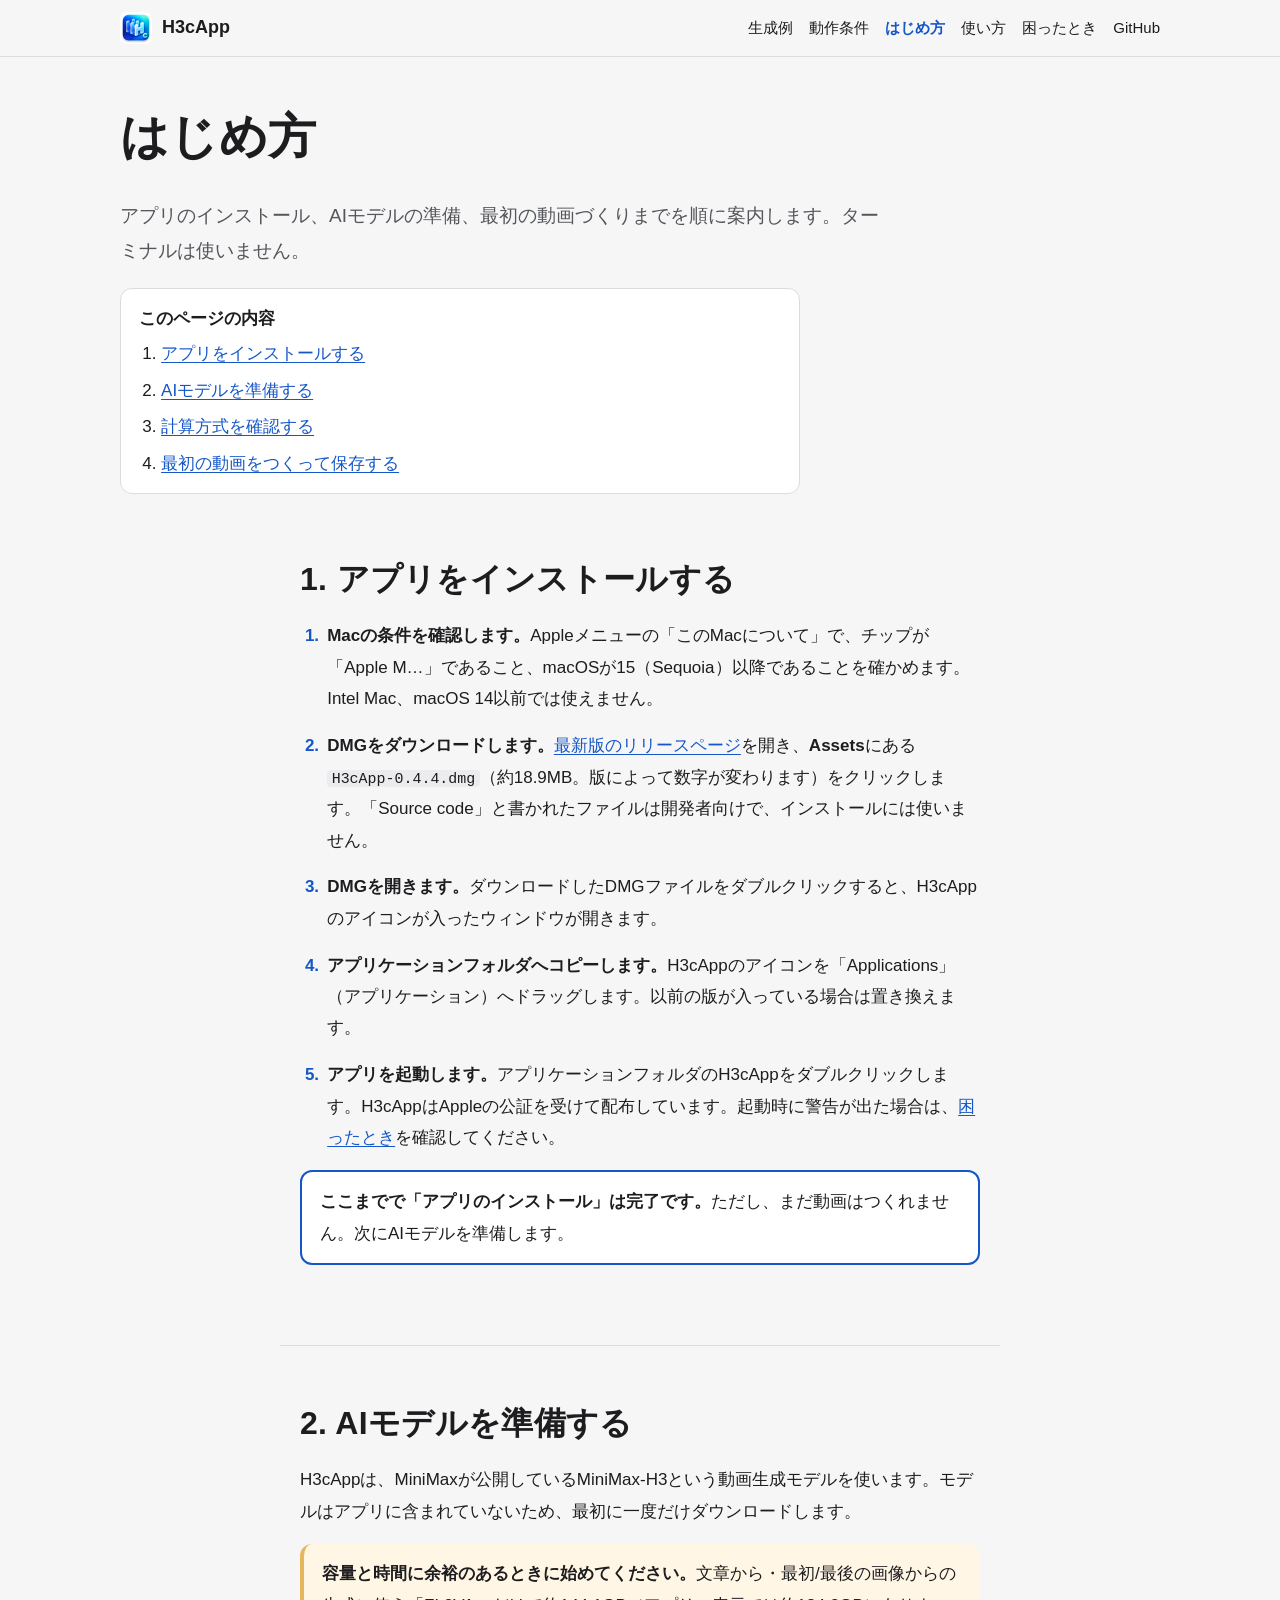
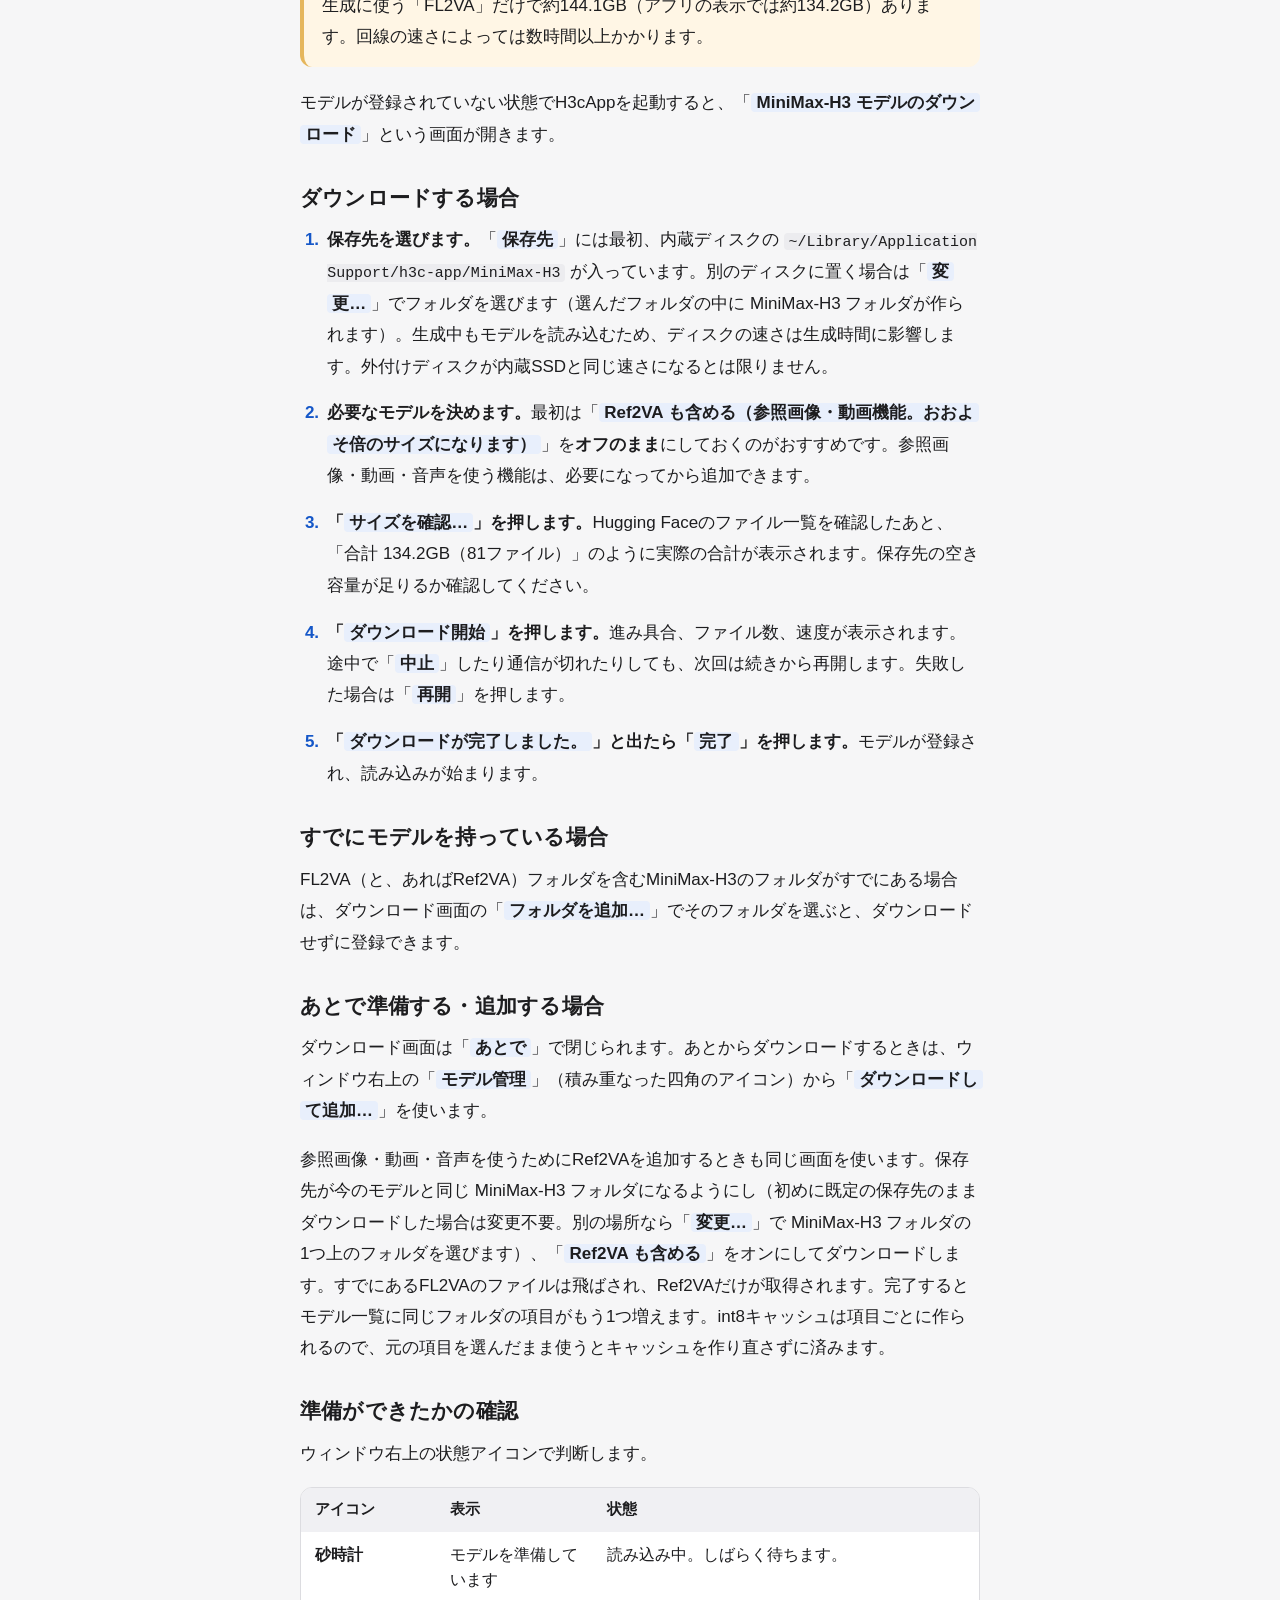
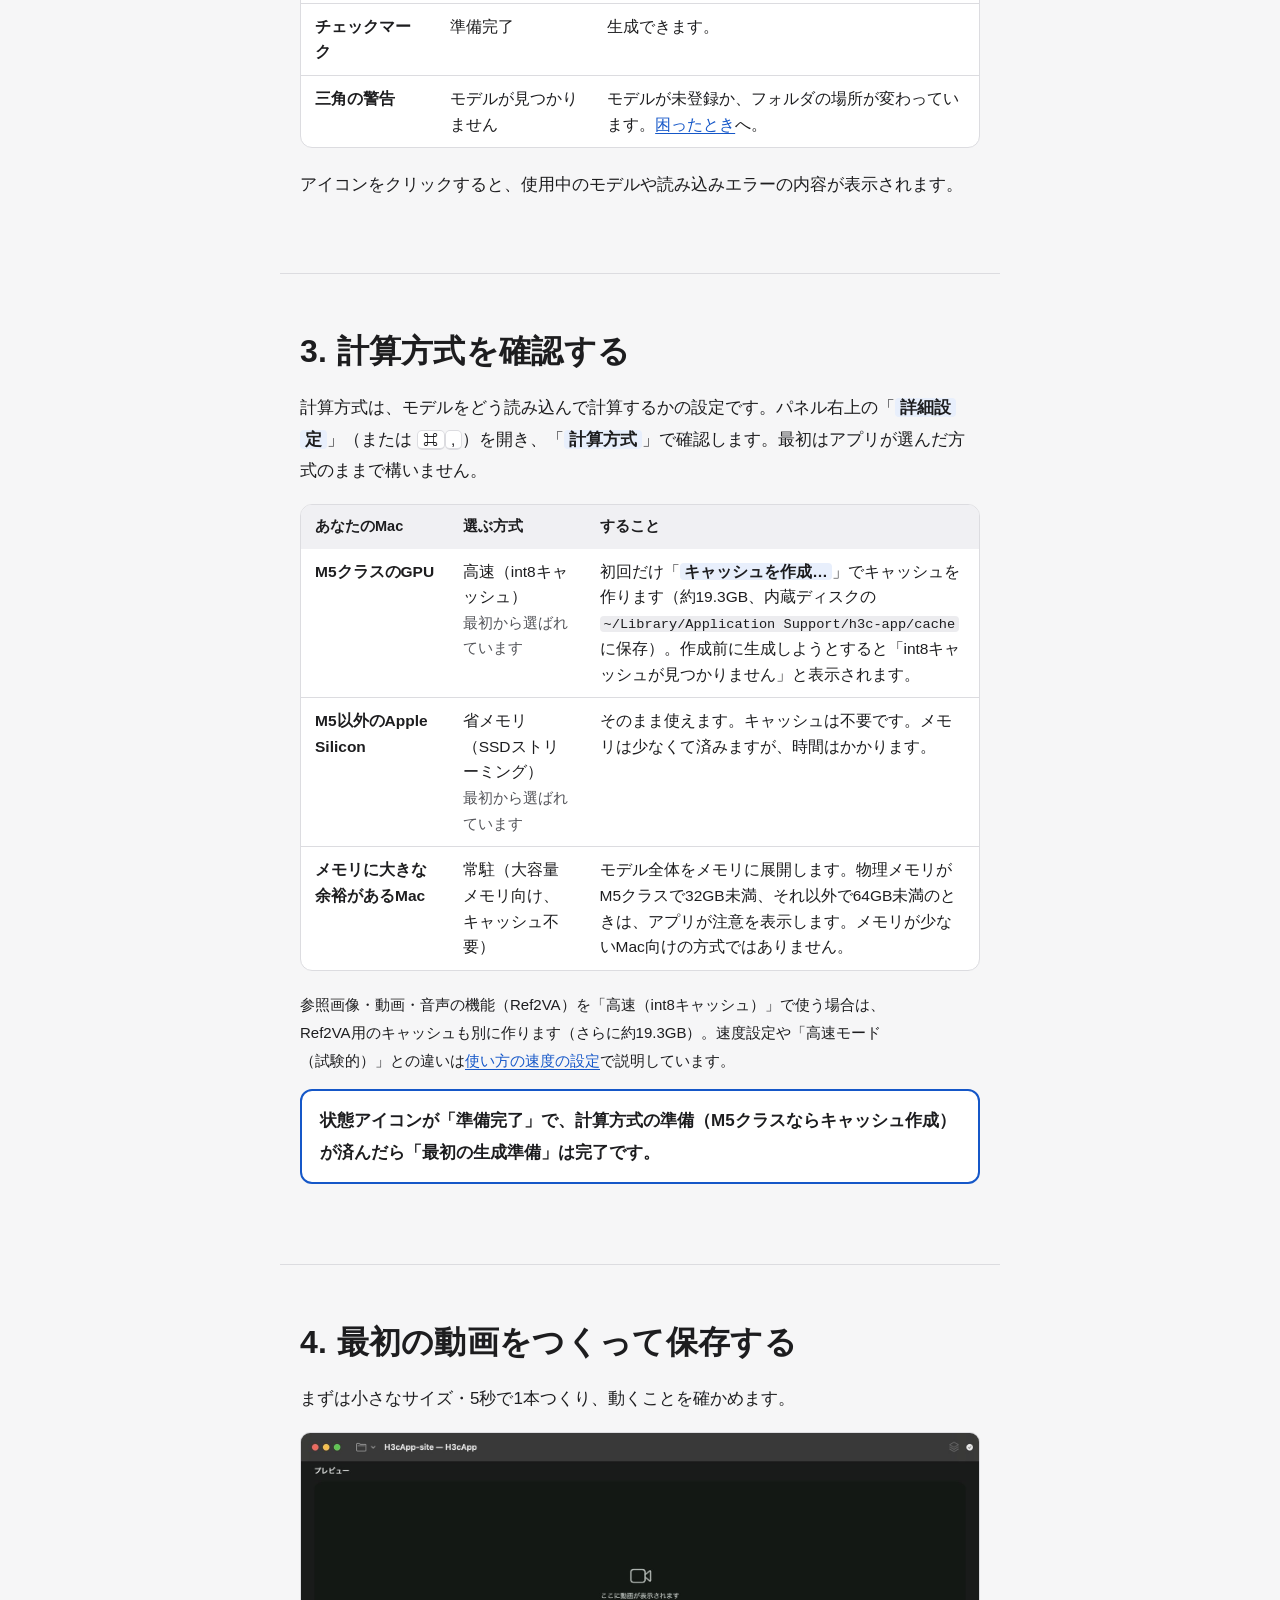
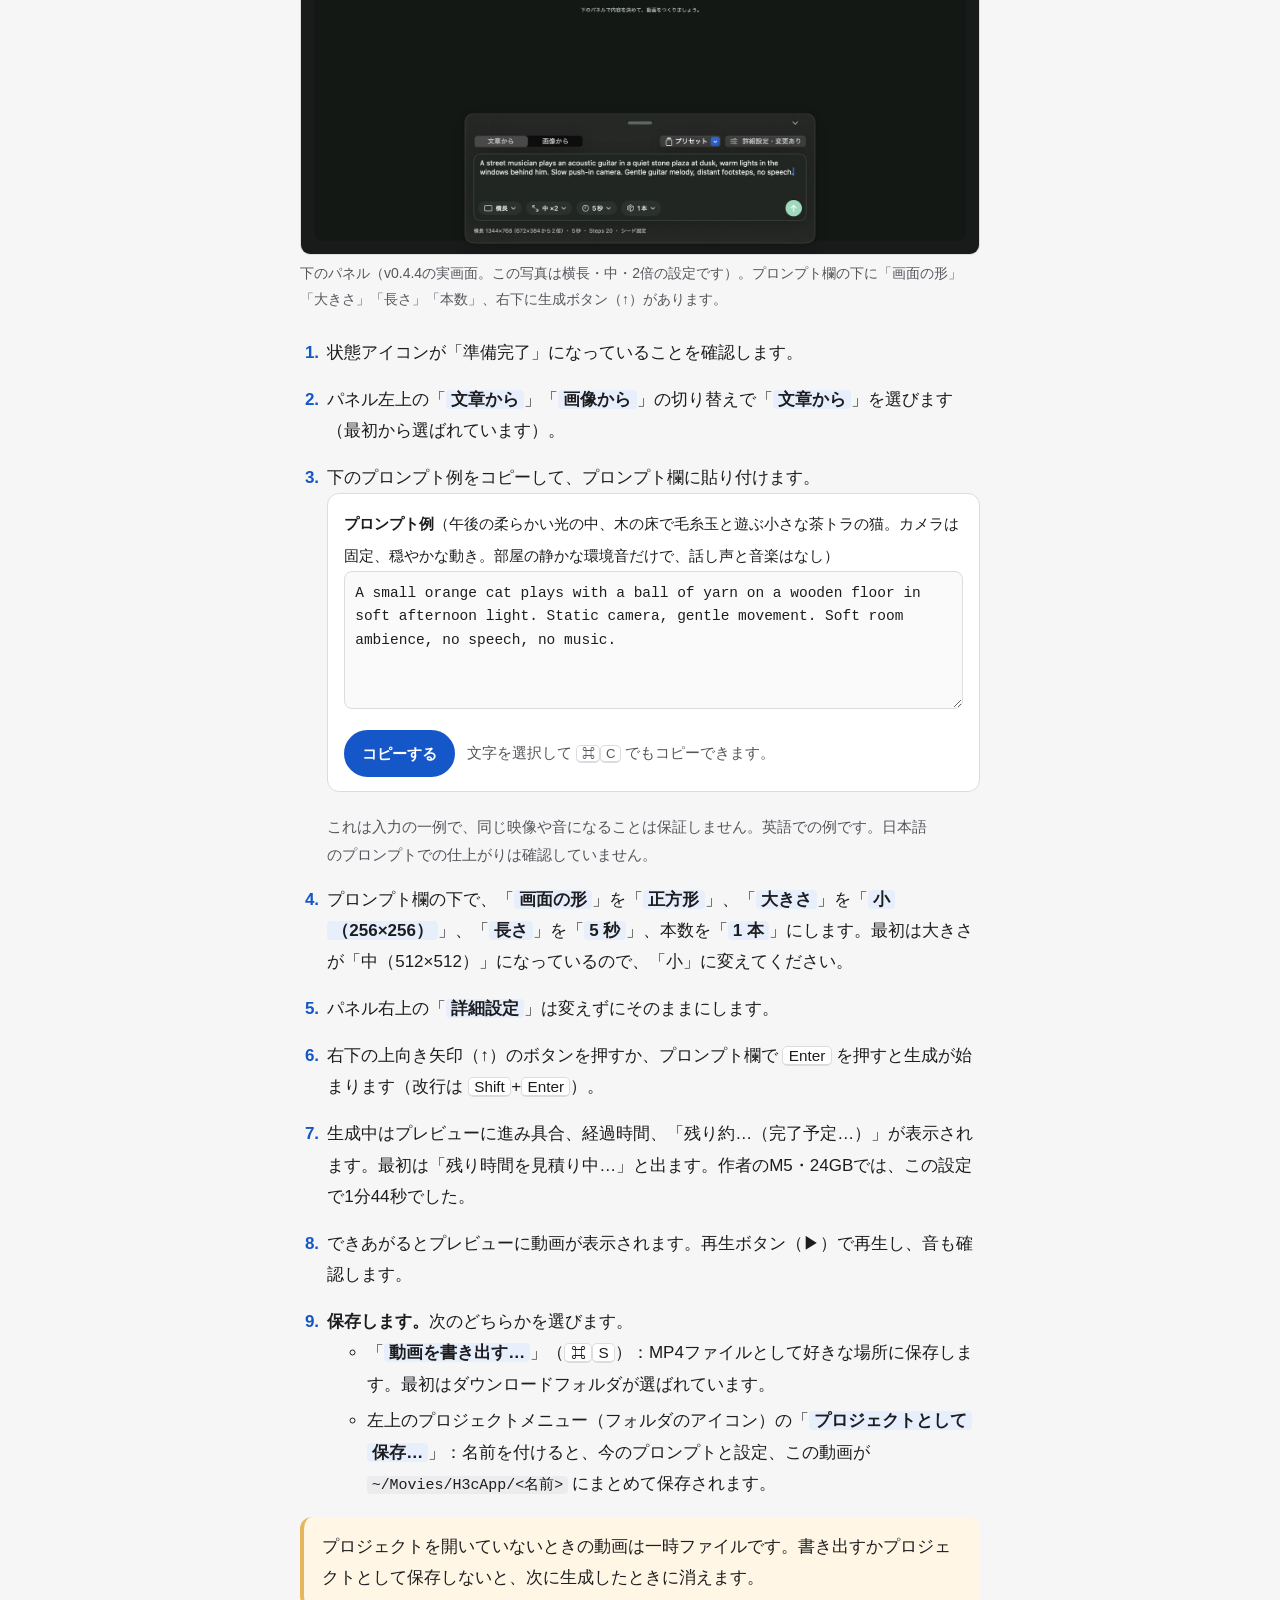
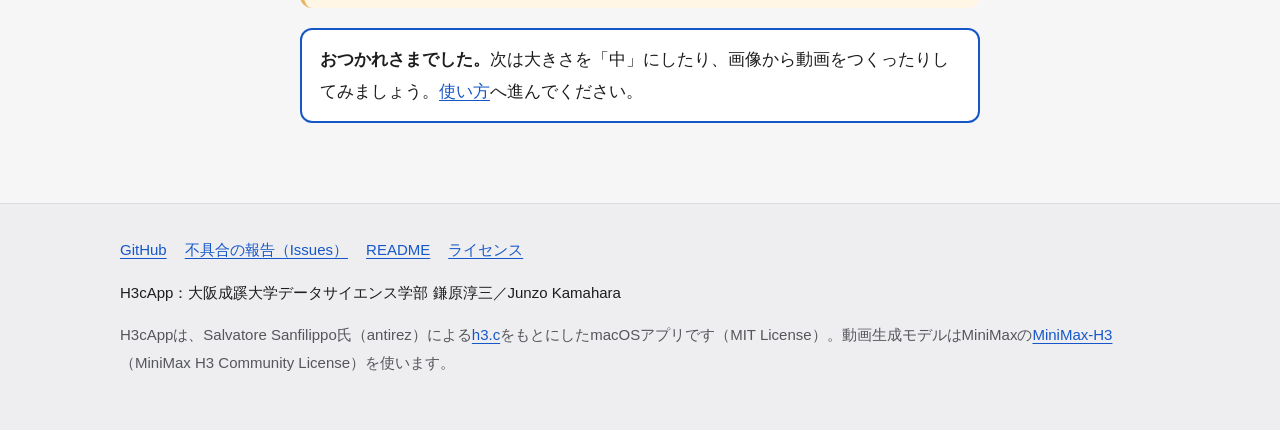
<file: docs/getting-started.html>
<!doctype html>
<html lang="ja">
<head>
  <meta charset="utf-8">
  <meta name="viewport" content="width=device-width, initial-scale=1">
  <title>はじめ方 — H3cApp</title>
  <meta name="description" content="H3cAppのインストール、AIモデルの準備、最初の動画の生成と保存までの手順。ターミナルを使わずに進められます。">
  <link rel="canonical" href="https://junzokamahara.github.io/H3cApp/getting-started.html">
  <meta property="og:type" content="article">
  <meta property="og:locale" content="ja_JP">
  <meta property="og:site_name" content="H3cApp">
  <meta property="og:title" content="はじめ方 — H3cApp">
  <meta property="og:description" content="インストールからモデルの準備、最初の動画の生成と保存まで。">
  <meta property="og:url" content="https://junzokamahara.github.io/H3cApp/getting-started.html">
  <meta property="og:image" content="https://junzokamahara.github.io/H3cApp/assets/images/og-image.jpg">
  <meta name="twitter:card" content="summary_large_image">
  <link rel="icon" type="image/png" sizes="32x32" href="assets/images/favicon-32.png">
  <link rel="icon" type="image/png" sizes="64x64" href="assets/images/favicon-64.png">
  <link rel="apple-touch-icon" href="assets/images/apple-touch-icon.png">
  <link rel="stylesheet" href="assets/css/style.css">
</head>
<body>
  <a class="skip-link" href="#main">本文へ移動</a>
  <header class="site-header">
    <div class="header-inner">
      <a class="brand" href="./"><img src="assets/images/favicon-64.png" alt="" width="32" height="32">H3cApp</a>
      <nav class="site-nav" aria-label="サイト内">
        <ul>
          <li><a href="./#examples">生成例</a></li>
          <li><a href="./#requirements">動作条件</a></li>
          <li><a href="getting-started.html" aria-current="page">はじめ方</a></li>
          <li><a href="guide.html">使い方</a></li>
          <li><a href="faq.html">困ったとき</a></li>
          <li><a href="https://github.com/JunzoKamahara/H3cApp">GitHub</a></li>
        </ul>
      </nav>
    </div>
  </header>

  <main id="main">
    <div class="page-head">
      <h1>はじめ方</h1>
      <p class="lead">アプリのインストール、AIモデルの準備、最初の動画づくりまでを順に案内します。ターミナルは使いません。</p>
      <nav class="toc" aria-label="このページの目次">
        <p>このページの内容</p>
        <ol>
          <li><a href="#install">アプリをインストールする</a></li>
          <li><a href="#models">AIモデルを準備する</a></li>
          <li><a href="#compute">計算方式を確認する</a></li>
          <li><a href="#first-video">最初の動画をつくって保存する</a></li>
        </ol>
      </nav>
    </div>

    <section class="section section-narrow" id="install" aria-labelledby="install-title">
      <h2 id="install-title">1. アプリをインストールする</h2>
      <ol class="steps">
        <li>
          <strong>Macの条件を確認します。</strong>Appleメニューの「このMacについて」で、チップが「Apple M…」であること、macOSが15（Sequoia）以降であることを確かめます。Intel Mac、macOS 14以前では使えません。
        </li>
        <li>
          <strong>DMGをダウンロードします。</strong><a href="https://github.com/JunzoKamahara/H3cApp/releases/latest">最新版のリリースページ</a>を開き、<strong>Assets</strong>にある <code>H3cApp-0.4.4.dmg</code>（約18.9MB。版によって数字が変わります）をクリックします。「Source code」と書かれたファイルは開発者向けで、インストールには使いません。
        </li>
        <li>
          <strong>DMGを開きます。</strong>ダウンロードしたDMGファイルをダブルクリックすると、H3cAppのアイコンが入ったウィンドウが開きます。
        </li>
        <li>
          <strong>アプリケーションフォルダへコピーします。</strong>H3cAppのアイコンを「Applications」（アプリケーション）へドラッグします。以前の版が入っている場合は置き換えます。
        </li>
        <li>
          <strong>アプリを起動します。</strong>アプリケーションフォルダのH3cAppをダブルクリックします。H3cAppはAppleの公証を受けて配布しています。起動時に警告が出た場合は、<a href="faq.html#gatekeeper">困ったとき</a>を確認してください。
        </li>
      </ol>
      <div class="checkpoint">
        <p><strong>ここまでで「アプリのインストール」は完了です。</strong>ただし、まだ動画はつくれません。次にAIモデルを準備します。</p>
      </div>
    </section>

    <section class="section section-narrow" id="models" aria-labelledby="models-title">
      <h2 id="models-title">2. AIモデルを準備する</h2>
      <p>H3cAppは、MiniMaxが公開しているMiniMax-H3という動画生成モデルを使います。モデルはアプリに含まれていないため、最初に一度だけダウンロードします。</p>
      <div class="warn">
        <p><strong>容量と時間に余裕のあるときに始めてください。</strong>文章から・最初/最後の画像からの生成に使う「FL2VA」だけで約144.1GB（アプリの表示では約134.2GB）あります。回線の速さによっては数時間以上かかります。</p>
      </div>
      <p>モデルが登録されていない状態でH3cAppを起動すると、「<span class="ui">MiniMax-H3 モデルのダウンロード</span>」という画面が開きます。</p>

      <h3>ダウンロードする場合</h3>
      <ol class="steps">
        <li>
          <strong>保存先を選びます。</strong>「<span class="ui">保存先</span>」には最初、内蔵ディスクの <code>~/Library/Application Support/h3c-app/MiniMax-H3</code> が入っています。別のディスクに置く場合は「<span class="ui">変更…</span>」でフォルダを選びます（選んだフォルダの中に MiniMax-H3 フォルダが作られます）。生成中もモデルを読み込むため、ディスクの速さは生成時間に影響します。外付けディスクが内蔵SSDと同じ速さになるとは限りません。
        </li>
        <li>
          <strong>必要なモデルを決めます。</strong>最初は「<span class="ui">Ref2VA も含める（参照画像・動画機能。おおよそ倍のサイズになります）</span>」を<strong>オフのまま</strong>にしておくのがおすすめです。参照画像・動画・音声を使う機能は、必要になってから追加できます。
        </li>
        <li>
          <strong>「<span class="ui">サイズを確認…</span>」を押します。</strong>Hugging Faceのファイル一覧を確認したあと、「合計 134.2GB（81ファイル）」のように実際の合計が表示されます。保存先の空き容量が足りるか確認してください。
        </li>
        <li>
          <strong>「<span class="ui">ダウンロード開始</span>」を押します。</strong>進み具合、ファイル数、速度が表示されます。途中で「<span class="ui">中止</span>」したり通信が切れたりしても、次回は続きから再開します。失敗した場合は「<span class="ui">再開</span>」を押します。
        </li>
        <li>
          <strong>「<span class="ui">ダウンロードが完了しました。</span>」と出たら「<span class="ui">完了</span>」を押します。</strong>モデルが登録され、読み込みが始まります。
        </li>
      </ol>

      <h3>すでにモデルを持っている場合</h3>
      <p>FL2VA（と、あればRef2VA）フォルダを含むMiniMax-H3のフォルダがすでにある場合は、ダウンロード画面の「<span class="ui">フォルダを追加…</span>」でそのフォルダを選ぶと、ダウンロードせずに登録できます。</p>

      <h3>あとで準備する・追加する場合</h3>
      <p>ダウンロード画面は「<span class="ui">あとで</span>」で閉じられます。あとからダウンロードするときは、ウィンドウ右上の「<span class="ui">モデル管理</span>」（積み重なった四角のアイコン）から「<span class="ui">ダウンロードして追加…</span>」を使います。</p>
      <p>参照画像・動画・音声を使うためにRef2VAを追加するときも同じ画面を使います。保存先が今のモデルと同じ MiniMax-H3 フォルダになるようにし（初めに既定の保存先のままダウンロードした場合は変更不要。別の場所なら「<span class="ui">変更…</span>」で MiniMax-H3 フォルダの1つ上のフォルダを選びます）、「<span class="ui">Ref2VA も含める</span>」をオンにしてダウンロードします。すでにあるFL2VAのファイルは飛ばされ、Ref2VAだけが取得されます。完了するとモデル一覧に同じフォルダの項目がもう1つ増えます。int8キャッシュは項目ごとに作られるので、元の項目を選んだまま使うとキャッシュを作り直さずに済みます。</p>

      <h3>準備ができたかの確認</h3>
      <p>ウィンドウ右上の状態アイコンで判断します。</p>
      <div class="table-wrap">
        <table>
          <thead><tr><th scope="col">アイコン</th><th scope="col">表示</th><th scope="col">状態</th></tr></thead>
          <tbody>
            <tr><th scope="row">砂時計</th><td>モデルを準備しています</td><td>読み込み中。しばらく待ちます。</td></tr>
            <tr><th scope="row">チェックマーク</th><td>準備完了</td><td>生成できます。</td></tr>
            <tr><th scope="row">三角の警告</th><td>モデルが見つかりません</td><td>モデルが未登録か、フォルダの場所が変わっています。<a href="faq.html#model-not-found">困ったとき</a>へ。</td></tr>
          </tbody>
        </table>
      </div>
      <p>アイコンをクリックすると、使用中のモデルや読み込みエラーの内容が表示されます。</p>
    </section>

    <section class="section section-narrow" id="compute" aria-labelledby="compute-title">
      <h2 id="compute-title">3. 計算方式を確認する</h2>
      <p>計算方式は、モデルをどう読み込んで計算するかの設定です。パネル右上の「<span class="ui">詳細設定</span>」（または <kbd>⌘</kbd><kbd>,</kbd>）を開き、「<span class="ui">計算方式</span>」で確認します。最初はアプリが選んだ方式のままで構いません。</p>
      <div class="table-wrap">
        <table>
          <thead><tr><th scope="col">あなたのMac</th><th scope="col">選ぶ方式</th><th scope="col">すること</th></tr></thead>
          <tbody>
            <tr>
              <th scope="row">M5クラスのGPU</th>
              <td>高速（int8キャッシュ）<br><span class="small muted">最初から選ばれています</span></td>
              <td>初回だけ「<span class="ui">キャッシュを作成…</span>」でキャッシュを作ります（約19.3GB、内蔵ディスクの <code>~/Library/Application Support/h3c-app/cache</code> に保存）。作成前に生成しようとすると「int8キャッシュが見つかりません」と表示されます。</td>
            </tr>
            <tr>
              <th scope="row">M5以外のApple Silicon</th>
              <td>省メモリ（SSDストリーミング）<br><span class="small muted">最初から選ばれています</span></td>
              <td>そのまま使えます。キャッシュは不要です。メモリは少なくて済みますが、時間はかかります。</td>
            </tr>
            <tr>
              <th scope="row">メモリに大きな余裕があるMac</th>
              <td>常駐（大容量メモリ向け、キャッシュ不要）</td>
              <td>モデル全体をメモリに展開します。物理メモリがM5クラスで32GB未満、それ以外で64GB未満のときは、アプリが注意を表示します。メモリが少ないMac向けの方式ではありません。</td>
            </tr>
          </tbody>
        </table>
      </div>
      <p class="small">参照画像・動画・音声の機能（Ref2VA）を「高速（int8キャッシュ）」で使う場合は、Ref2VA用のキャッシュも別に作ります（さらに約19.3GB）。速度設定や「高速モード（試験的）」との違いは<a href="guide.html#speed">使い方の速度の設定</a>で説明しています。</p>
      <div class="checkpoint">
        <p><strong>状態アイコンが「準備完了」で、計算方式の準備（M5クラスならキャッシュ作成）が済んだら「最初の生成準備」は完了です。</strong></p>
      </div>
    </section>

    <section class="section section-narrow" id="first-video" aria-labelledby="first-title">
      <h2 id="first-title">4. 最初の動画をつくって保存する</h2>
      <p>まずは小さなサイズ・5秒で1本つくり、動くことを確かめます。</p>
      <figure class="shot">
        <img src="assets/images/app-composer.jpg" width="1600" height="995" loading="lazy" alt="H3cAppのウィンドウ下部のパネル。左上に「文章から」「画像から」の切り替え、右上に「プリセット」と「詳細設定」、中央にプロンプト欄、その下に「横長」「中 ×2」「5秒」「1本」のボタン、右下に上向き矢印の生成ボタンがある。">
        <figcaption>下のパネル（v0.4.4の実画面。この写真は横長・中・2倍の設定です）。プロンプト欄の下に「画面の形」「大きさ」「長さ」「本数」、右下に生成ボタン（↑）があります。</figcaption>
      </figure>
      <ol class="steps">
        <li>状態アイコンが「準備完了」になっていることを確認します。</li>
        <li>パネル左上の「<span class="ui">文章から</span>」「<span class="ui">画像から</span>」の切り替えで「<span class="ui">文章から</span>」を選びます（最初から選ばれています）。</li>
        <li>
          下のプロンプト例をコピーして、プロンプト欄に貼り付けます。
          <div class="copy-block">
            <label for="prompt-example" class="small"><strong>プロンプト例</strong>（午後の柔らかい光の中、木の床で毛糸玉と遊ぶ小さな茶トラの猫。カメラは固定、穏やかな動き。部屋の静かな環境音だけで、話し声と音楽はなし）</label>
            <textarea id="prompt-example" readonly rows="5">A small orange cat plays with a ball of yarn on a wooden floor in soft afternoon light. Static camera, gentle movement. Soft room ambience, no speech, no music.</textarea>
            <div class="copy-row">
              <button type="button" class="copy-button" data-copy-target="prompt-example" data-copy-status="copy-status-1" hidden>コピーする</button>
              <span class="copy-status" id="copy-status-1" role="status" aria-live="polite">文字を選択して <kbd>⌘</kbd><kbd>C</kbd> でもコピーできます。</span>
            </div>
          </div>
          <p class="small muted">これは入力の一例で、同じ映像や音になることは保証しません。英語での例です。日本語のプロンプトでの仕上がりは確認していません。</p>
        </li>
        <li>プロンプト欄の下で、「<span class="ui">画面の形</span>」を「<span class="ui">正方形</span>」、「<span class="ui">大きさ</span>」を「<span class="ui">小（256×256）</span>」、「<span class="ui">長さ</span>」を「<span class="ui">5 秒</span>」、本数を「<span class="ui">1 本</span>」にします。最初は大きさが「中（512×512）」になっているので、「小」に変えてください。</li>
        <li>パネル右上の「<span class="ui">詳細設定</span>」は変えずにそのままにします。</li>
        <li>右下の上向き矢印（↑）のボタンを押すか、プロンプト欄で <kbd>Enter</kbd> を押すと生成が始まります（改行は <kbd>Shift</kbd>+<kbd>Enter</kbd>）。</li>
        <li>生成中はプレビューに進み具合、経過時間、「残り約…（完了予定…）」が表示されます。最初は「残り時間を見積り中…」と出ます。作者のM5・24GBでは、この設定で1分44秒でした。</li>
        <li>できあがるとプレビューに動画が表示されます。再生ボタン（▶）で再生し、音も確認します。</li>
        <li>
          <strong>保存します。</strong>次のどちらかを選びます。
          <ul>
            <li>「<span class="ui">動画を書き出す…</span>」（<kbd>⌘</kbd><kbd>S</kbd>）：MP4ファイルとして好きな場所に保存します。最初はダウンロードフォルダが選ばれています。</li>
            <li>左上のプロジェクトメニュー（フォルダのアイコン）の「<span class="ui">プロジェクトとして保存…</span>」：名前を付けると、今のプロンプトと設定、この動画が <code>~/Movies/H3cApp/&lt;名前&gt;</code> にまとめて保存されます。</li>
          </ul>
        </li>
      </ol>
      <div class="warn">
        <p>プロジェクトを開いていないときの動画は一時ファイルです。書き出すかプロジェクトとして保存しないと、次に生成したときに消えます。</p>
      </div>
      <div class="checkpoint">
        <p><strong>おつかれさまでした。</strong>次は大きさを「中」にしたり、画像から動画をつくったりしてみましょう。<a href="guide.html">使い方</a>へ進んでください。</p>
      </div>
    </section>
  </main>

  <footer class="site-footer">
    <div class="footer-inner">
      <ul class="footer-links">
        <li><a href="https://github.com/JunzoKamahara/H3cApp">GitHub</a></li>
        <li><a href="https://github.com/JunzoKamahara/H3cApp/issues">不具合の報告（Issues）</a></li>
        <li><a href="https://github.com/JunzoKamahara/H3cApp/blob/main/README.ja.md">README</a></li>
        <li><a href="faq.html#license">ライセンス</a></li>
      </ul>
      <p>H3cApp：大阪成蹊大学データサイエンス学部 鎌原淳三／Junzo Kamahara</p>
      <p class="small muted">H3cAppは、Salvatore Sanfilippo氏（antirez）による<a href="https://github.com/antirez/h3.c">h3.c</a>をもとにしたmacOSアプリです（MIT License）。動画生成モデルはMiniMaxの<a href="https://huggingface.co/MiniMaxAI/MiniMax-H3">MiniMax-H3</a>（MiniMax H3 Community License）を使います。</p>
    </div>
  </footer>
  <script src="assets/js/main.js" defer></script>
</body>
</html>
</file>
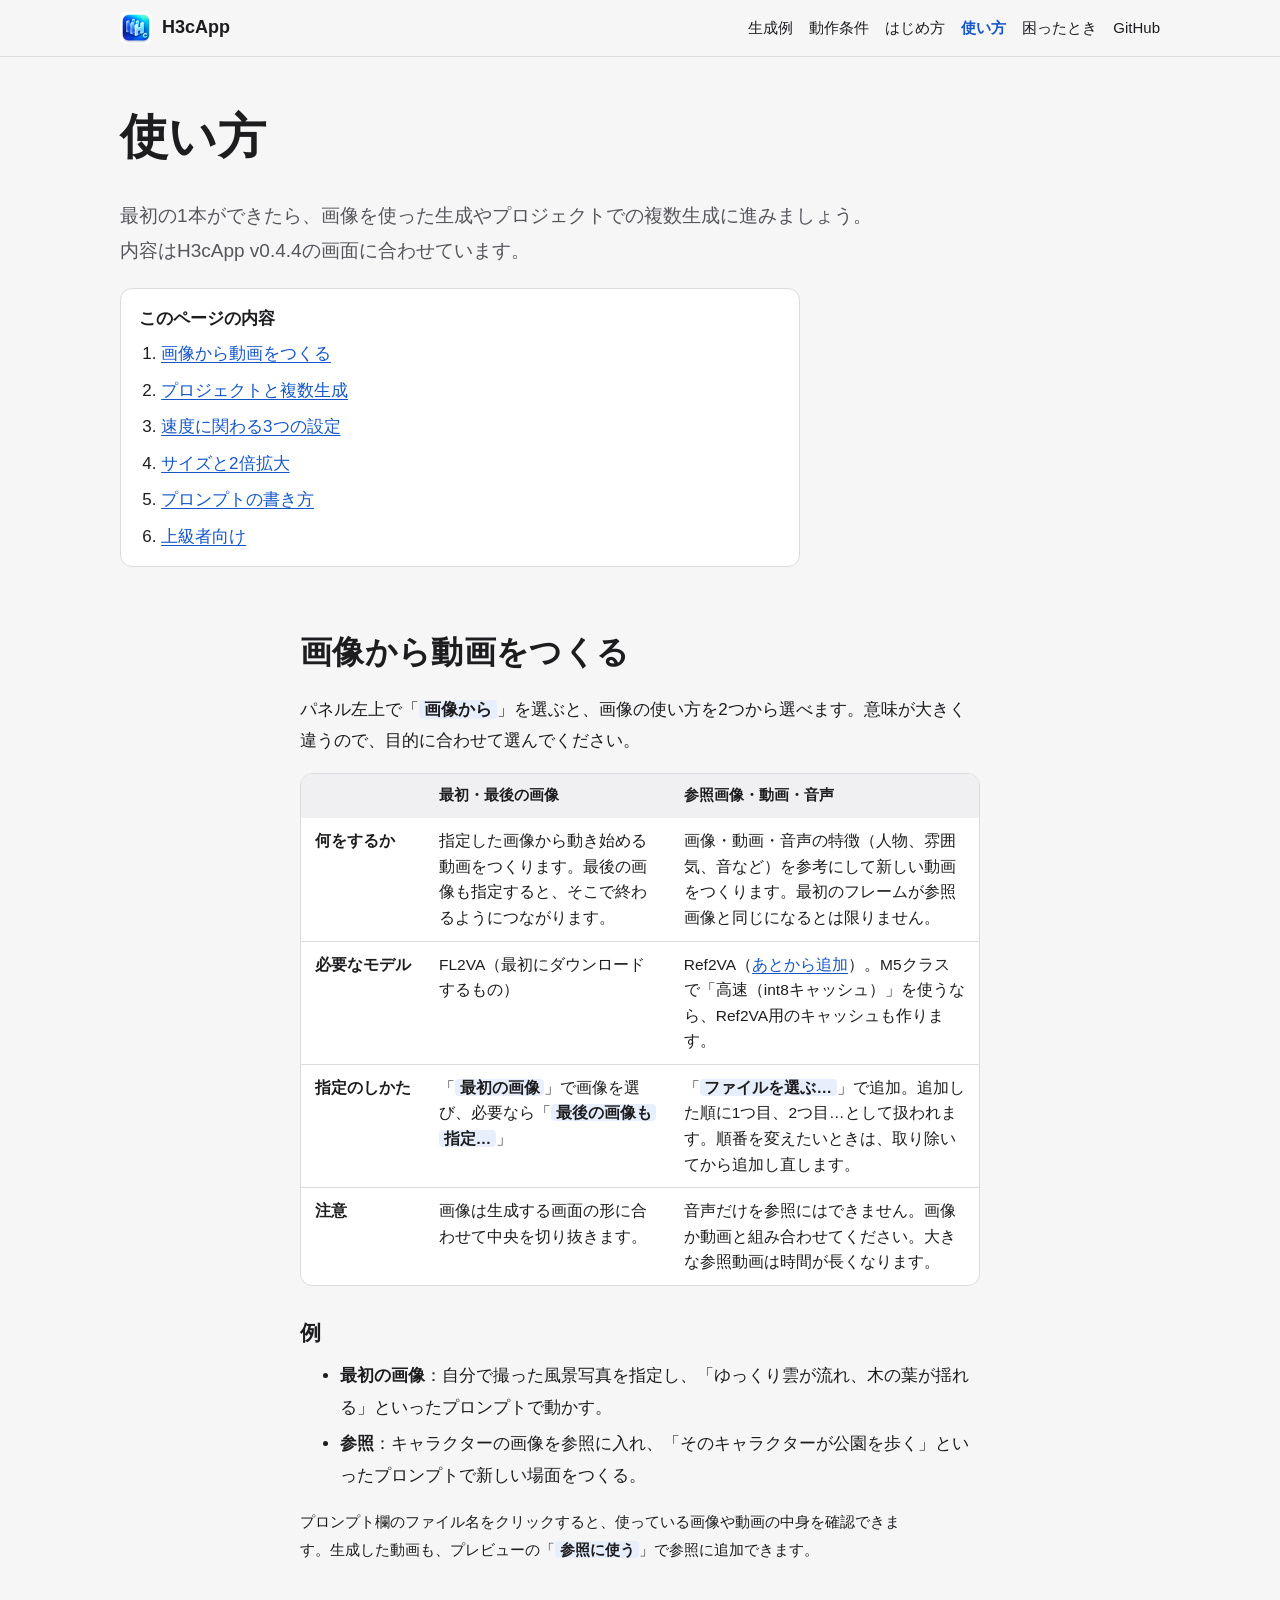
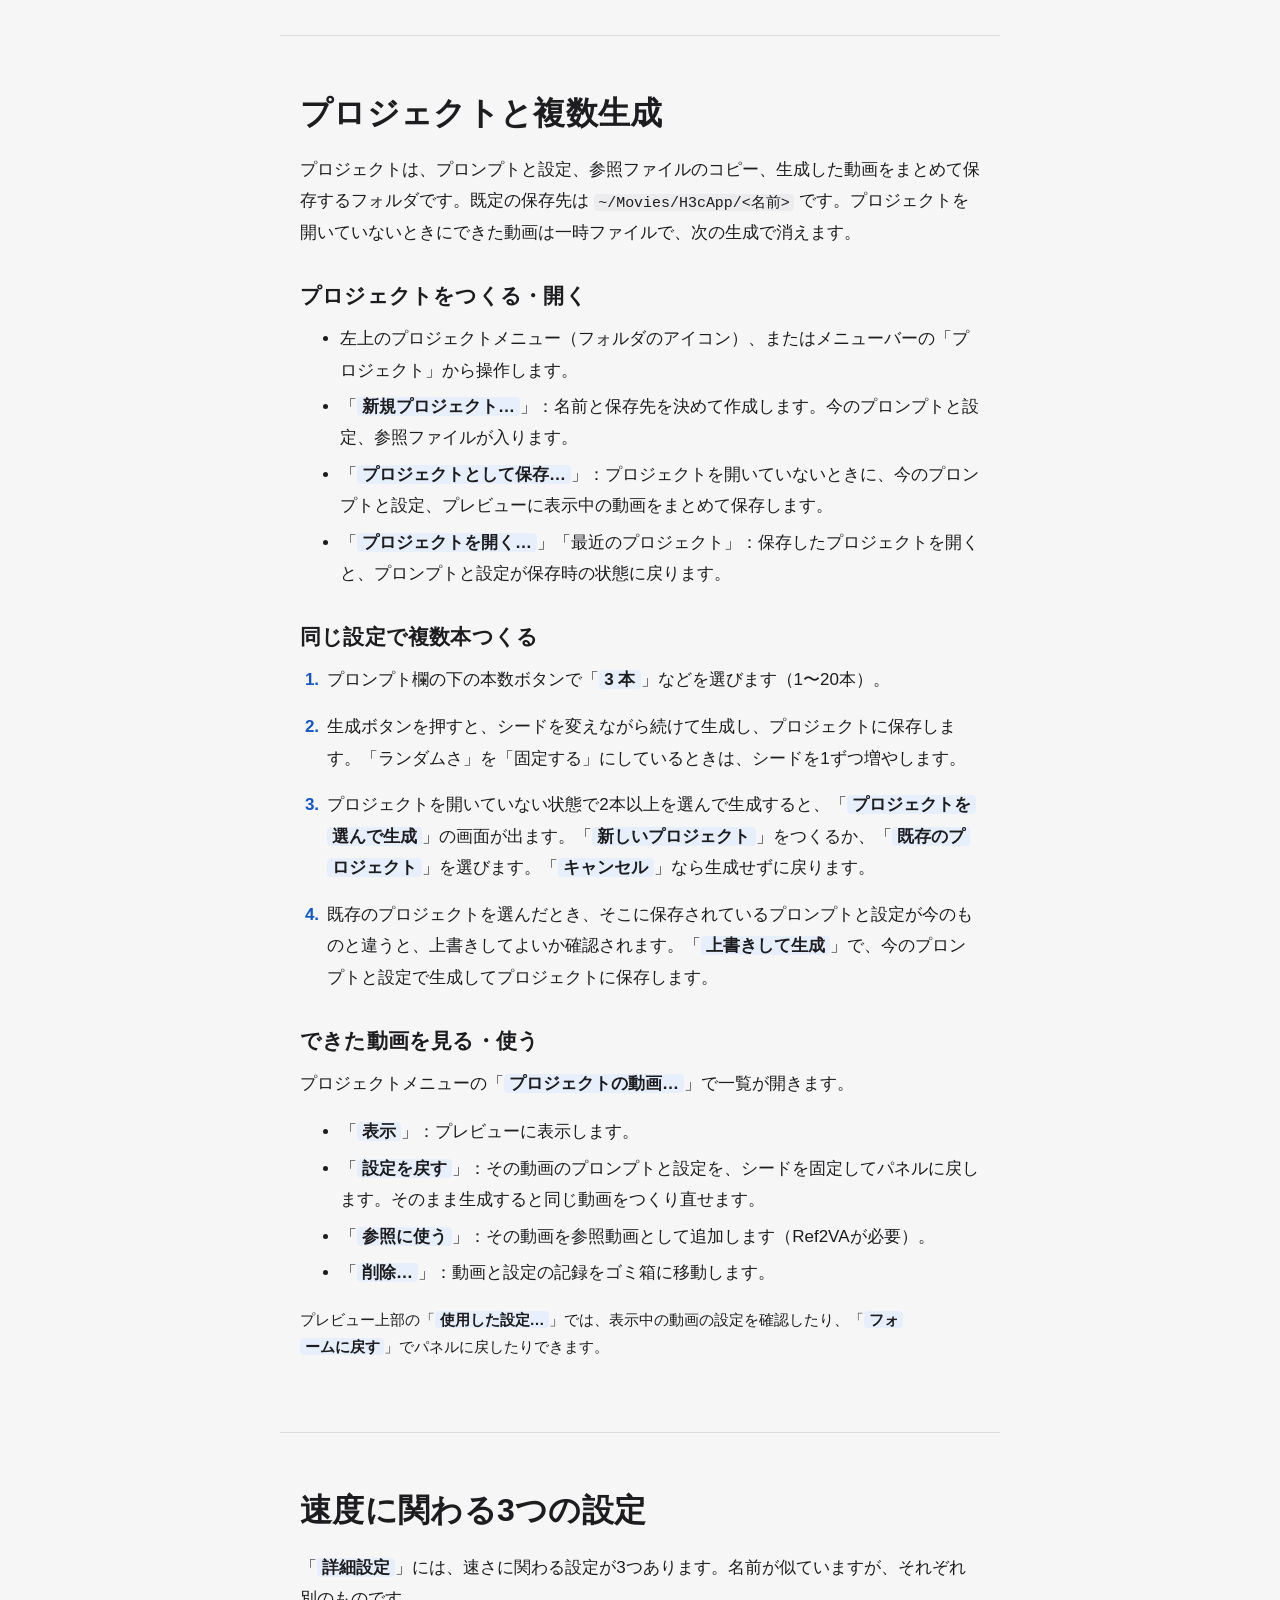
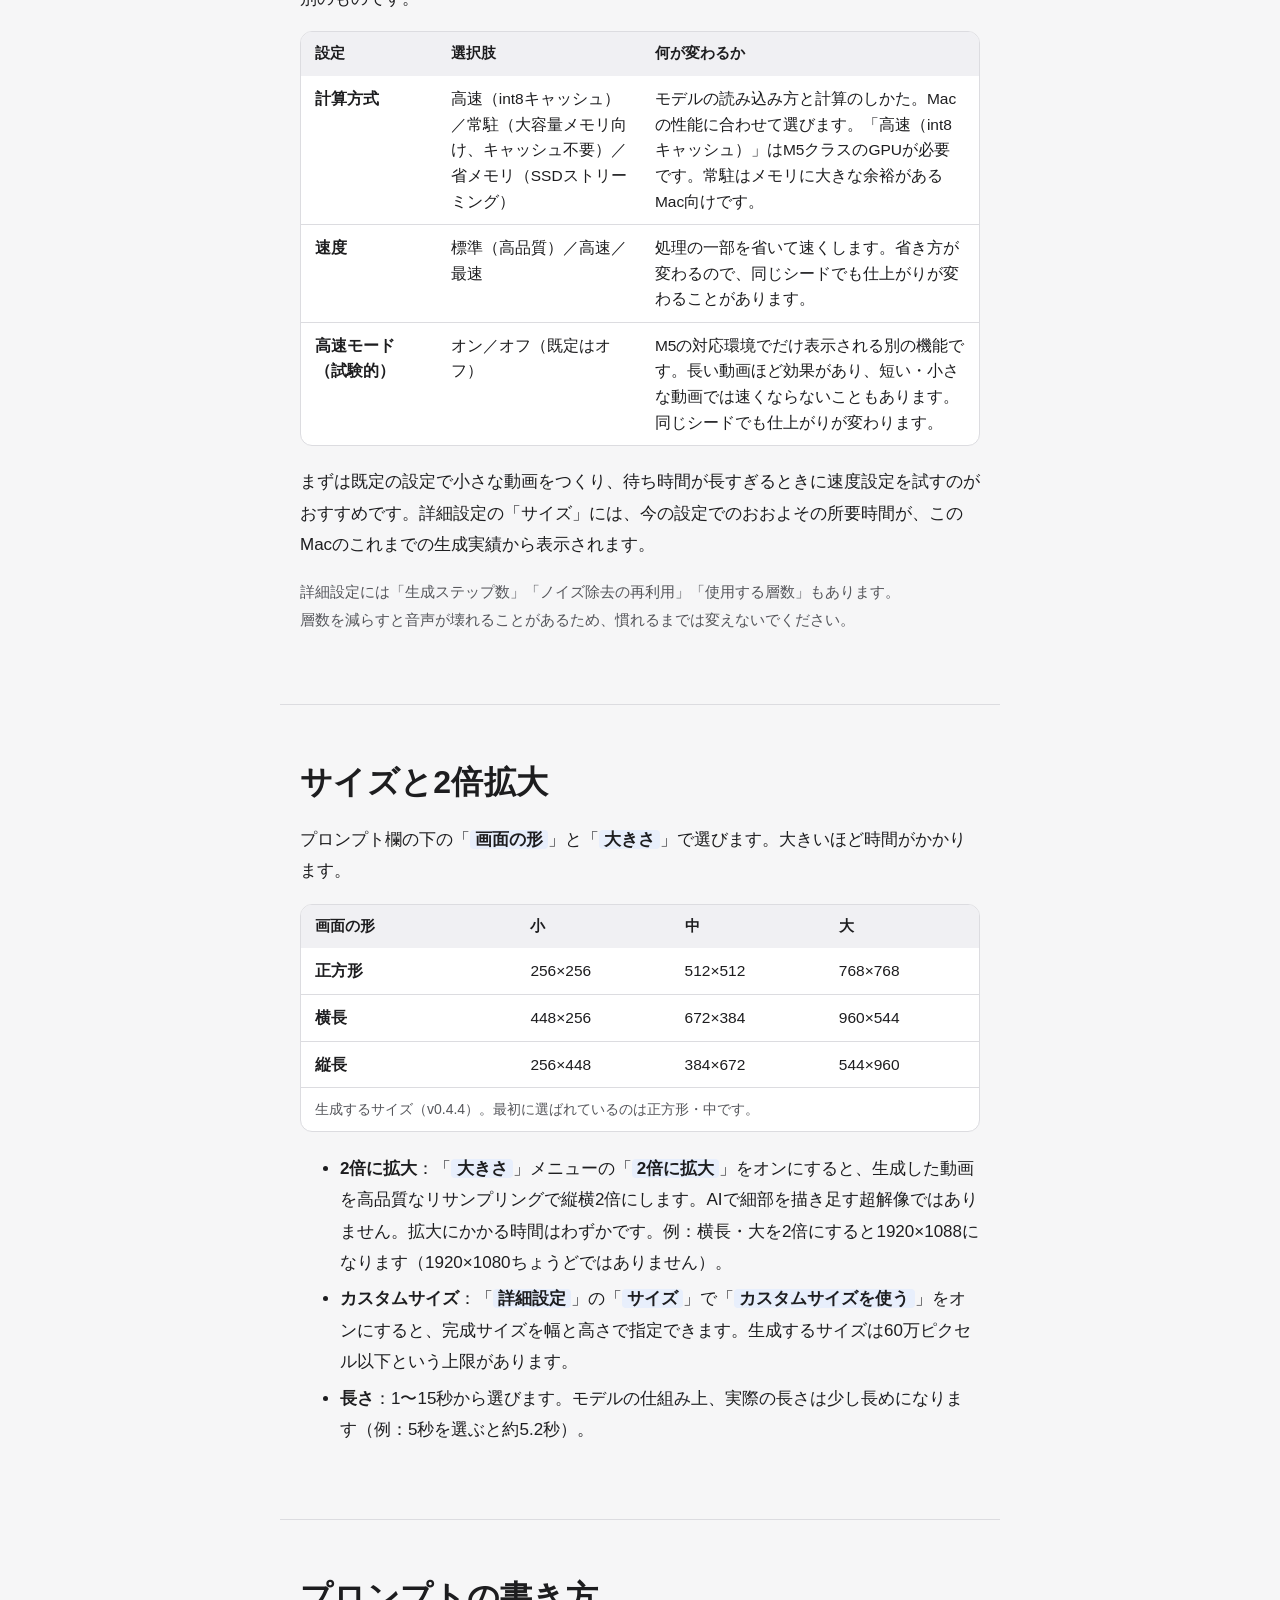
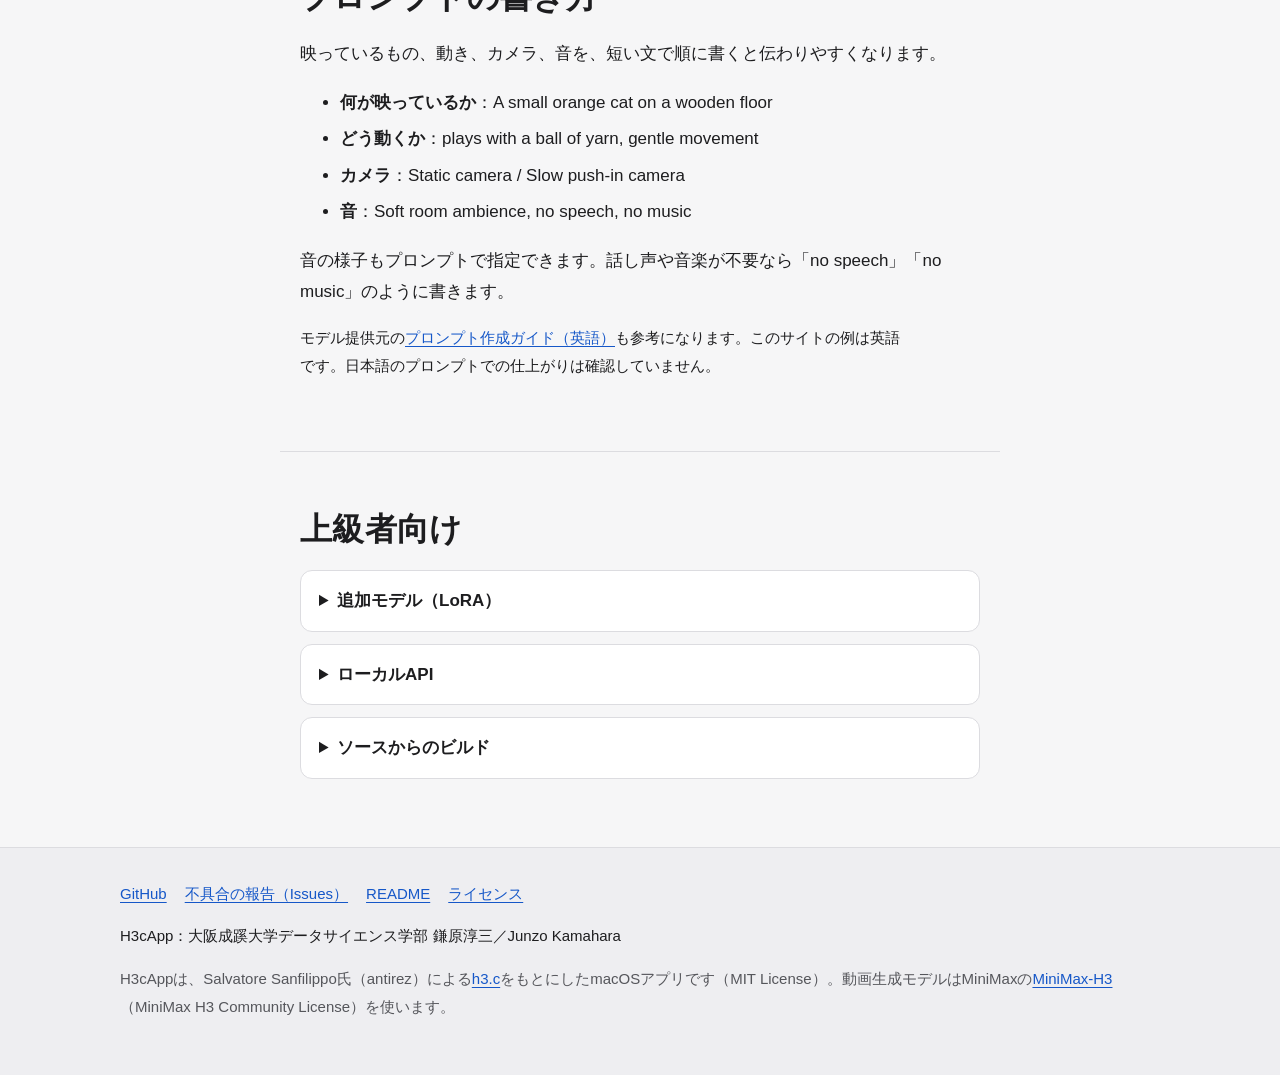
<file: docs/guide.html>
<!doctype html>
<html lang="ja">
<head>
  <meta charset="utf-8">
  <meta name="viewport" content="width=device-width, initial-scale=1">
  <title>使い方 — H3cApp</title>
  <meta name="description" content="H3cAppの使い方。画像から動画をつくる2つの方法、プロジェクトと複数生成、速度の設定、サイズと2倍拡大、プロンプトの書き方。">
  <link rel="canonical" href="https://junzokamahara.github.io/H3cApp/guide.html">
  <meta property="og:type" content="article">
  <meta property="og:locale" content="ja_JP">
  <meta property="og:site_name" content="H3cApp">
  <meta property="og:title" content="使い方 — H3cApp">
  <meta property="og:description" content="画像からの生成、プロジェクトと複数生成、速度の設定、サイズと2倍拡大。">
  <meta property="og:url" content="https://junzokamahara.github.io/H3cApp/guide.html">
  <meta property="og:image" content="https://junzokamahara.github.io/H3cApp/assets/images/og-image.jpg">
  <meta name="twitter:card" content="summary_large_image">
  <link rel="icon" type="image/png" sizes="32x32" href="assets/images/favicon-32.png">
  <link rel="icon" type="image/png" sizes="64x64" href="assets/images/favicon-64.png">
  <link rel="apple-touch-icon" href="assets/images/apple-touch-icon.png">
  <link rel="stylesheet" href="assets/css/style.css">
</head>
<body>
  <a class="skip-link" href="#main">本文へ移動</a>
  <header class="site-header">
    <div class="header-inner">
      <a class="brand" href="./"><img src="assets/images/favicon-64.png" alt="" width="32" height="32">H3cApp</a>
      <nav class="site-nav" aria-label="サイト内">
        <ul>
          <li><a href="./#examples">生成例</a></li>
          <li><a href="./#requirements">動作条件</a></li>
          <li><a href="getting-started.html">はじめ方</a></li>
          <li><a href="guide.html" aria-current="page">使い方</a></li>
          <li><a href="faq.html">困ったとき</a></li>
          <li><a href="https://github.com/JunzoKamahara/H3cApp">GitHub</a></li>
        </ul>
      </nav>
    </div>
  </header>

  <main id="main">
    <div class="page-head">
      <h1>使い方</h1>
      <p class="lead">最初の1本ができたら、画像を使った生成やプロジェクトでの複数生成に進みましょう。内容はH3cApp v0.4.4の画面に合わせています。</p>
      <nav class="toc" aria-label="このページの目次">
        <p>このページの内容</p>
        <ol>
          <li><a href="#images">画像から動画をつくる</a></li>
          <li><a href="#projects">プロジェクトと複数生成</a></li>
          <li><a href="#speed">速度に関わる3つの設定</a></li>
          <li><a href="#size">サイズと2倍拡大</a></li>
          <li><a href="#prompts">プロンプトの書き方</a></li>
          <li><a href="#advanced">上級者向け</a></li>
        </ol>
      </nav>
    </div>

    <section class="section section-narrow" id="images" aria-labelledby="images-title">
      <h2 id="images-title">画像から動画をつくる</h2>
      <p>パネル左上で「<span class="ui">画像から</span>」を選ぶと、画像の使い方を2つから選べます。意味が大きく違うので、目的に合わせて選んでください。</p>
      <div class="table-wrap">
        <table>
          <thead><tr><th scope="col"></th><th scope="col">最初・最後の画像</th><th scope="col">参照画像・動画・音声</th></tr></thead>
          <tbody>
            <tr><th scope="row">何をするか</th><td>指定した画像から動き始める動画をつくります。最後の画像も指定すると、そこで終わるようにつながります。</td><td>画像・動画・音声の特徴（人物、雰囲気、音など）を参考にして新しい動画をつくります。最初のフレームが参照画像と同じになるとは限りません。</td></tr>
            <tr><th scope="row">必要なモデル</th><td>FL2VA（最初にダウンロードするもの）</td><td>Ref2VA（<a href="getting-started.html#models">あとから追加</a>）。M5クラスで「高速（int8キャッシュ）」を使うなら、Ref2VA用のキャッシュも作ります。</td></tr>
            <tr><th scope="row">指定のしかた</th><td>「<span class="ui">最初の画像</span>」で画像を選び、必要なら「<span class="ui">最後の画像も指定…</span>」</td><td>「<span class="ui">ファイルを選ぶ…</span>」で追加。追加した順に1つ目、2つ目…として扱われます。順番を変えたいときは、取り除いてから追加し直します。</td></tr>
            <tr><th scope="row">注意</th><td>画像は生成する画面の形に合わせて中央を切り抜きます。</td><td>音声だけを参照にはできません。画像か動画と組み合わせてください。大きな参照動画は時間が長くなります。</td></tr>
          </tbody>
        </table>
      </div>
      <h3>例</h3>
      <ul>
        <li><strong>最初の画像</strong>：自分で撮った風景写真を指定し、「ゆっくり雲が流れ、木の葉が揺れる」といったプロンプトで動かす。</li>
        <li><strong>参照</strong>：キャラクターの画像を参照に入れ、「そのキャラクターが公園を歩く」といったプロンプトで新しい場面をつくる。</li>
      </ul>
      <p class="small">プロンプト欄のファイル名をクリックすると、使っている画像や動画の中身を確認できます。生成した動画も、プレビューの「<span class="ui">参照に使う</span>」で参照に追加できます。</p>
    </section>

    <section class="section section-narrow" id="projects" aria-labelledby="projects-title">
      <h2 id="projects-title">プロジェクトと複数生成</h2>
      <p>プロジェクトは、プロンプトと設定、参照ファイルのコピー、生成した動画をまとめて保存するフォルダです。既定の保存先は <code>~/Movies/H3cApp/&lt;名前&gt;</code> です。プロジェクトを開いていないときにできた動画は一時ファイルで、次の生成で消えます。</p>
      <h3>プロジェクトをつくる・開く</h3>
      <ul>
        <li>左上のプロジェクトメニュー（フォルダのアイコン）、またはメニューバーの「プロジェクト」から操作します。</li>
        <li>「<span class="ui">新規プロジェクト…</span>」：名前と保存先を決めて作成します。今のプロンプトと設定、参照ファイルが入ります。</li>
        <li>「<span class="ui">プロジェクトとして保存…</span>」：プロジェクトを開いていないときに、今のプロンプトと設定、プレビューに表示中の動画をまとめて保存します。</li>
        <li>「<span class="ui">プロジェクトを開く…</span>」「最近のプロジェクト」：保存したプロジェクトを開くと、プロンプトと設定が保存時の状態に戻ります。</li>
      </ul>
      <h3>同じ設定で複数本つくる</h3>
      <ol class="steps">
        <li>プロンプト欄の下の本数ボタンで「<span class="ui">3 本</span>」などを選びます（1〜20本）。</li>
        <li>生成ボタンを押すと、シードを変えながら続けて生成し、プロジェクトに保存します。「ランダムさ」を「固定する」にしているときは、シードを1ずつ増やします。</li>
        <li>プロジェクトを開いていない状態で2本以上を選んで生成すると、「<span class="ui">プロジェクトを選んで生成</span>」の画面が出ます。「<span class="ui">新しいプロジェクト</span>」をつくるか、「<span class="ui">既存のプロジェクト</span>」を選びます。「<span class="ui">キャンセル</span>」なら生成せずに戻ります。</li>
        <li>既存のプロジェクトを選んだとき、そこに保存されているプロンプトと設定が今のものと違うと、上書きしてよいか確認されます。「<span class="ui">上書きして生成</span>」で、今のプロンプトと設定で生成してプロジェクトに保存します。</li>
      </ol>
      <h3>できた動画を見る・使う</h3>
      <p>プロジェクトメニューの「<span class="ui">プロジェクトの動画…</span>」で一覧が開きます。</p>
      <ul>
        <li>「<span class="ui">表示</span>」：プレビューに表示します。</li>
        <li>「<span class="ui">設定を戻す</span>」：その動画のプロンプトと設定を、シードを固定してパネルに戻します。そのまま生成すると同じ動画をつくり直せます。</li>
        <li>「<span class="ui">参照に使う</span>」：その動画を参照動画として追加します（Ref2VAが必要）。</li>
        <li>「<span class="ui">削除…</span>」：動画と設定の記録をゴミ箱に移動します。</li>
      </ul>
      <p class="small">プレビュー上部の「<span class="ui">使用した設定…</span>」では、表示中の動画の設定を確認したり、「<span class="ui">フォームに戻す</span>」でパネルに戻したりできます。</p>
    </section>

    <section class="section section-narrow" id="speed" aria-labelledby="speed-title">
      <h2 id="speed-title">速度に関わる3つの設定</h2>
      <p>「<span class="ui">詳細設定</span>」には、速さに関わる設定が3つあります。名前が似ていますが、それぞれ別のものです。</p>
      <div class="table-wrap">
        <table>
          <thead><tr><th scope="col">設定</th><th scope="col">選択肢</th><th scope="col">何が変わるか</th></tr></thead>
          <tbody>
            <tr>
              <th scope="row">計算方式</th>
              <td>高速（int8キャッシュ）／常駐（大容量メモリ向け、キャッシュ不要）／省メモリ（SSDストリーミング）</td>
              <td>モデルの読み込み方と計算のしかた。Macの性能に合わせて選びます。「高速（int8キャッシュ）」はM5クラスのGPUが必要です。常駐はメモリに大きな余裕があるMac向けです。</td>
            </tr>
            <tr>
              <th scope="row">速度</th>
              <td>標準（高品質）／高速／最速</td>
              <td>処理の一部を省いて速くします。省き方が変わるので、同じシードでも仕上がりが変わることがあります。</td>
            </tr>
            <tr>
              <th scope="row">高速モード（試験的）</th>
              <td>オン／オフ（既定はオフ）</td>
              <td>M5の対応環境でだけ表示される別の機能です。長い動画ほど効果があり、短い・小さな動画では速くならないこともあります。同じシードでも仕上がりが変わります。</td>
            </tr>
          </tbody>
        </table>
      </div>
      <p>まずは既定の設定で小さな動画をつくり、待ち時間が長すぎるときに速度設定を試すのがおすすめです。詳細設定の「サイズ」には、今の設定でのおおよその所要時間が、このMacのこれまでの生成実績から表示されます。</p>
      <p class="small muted">詳細設定には「生成ステップ数」「ノイズ除去の再利用」「使用する層数」もあります。層数を減らすと音声が壊れることがあるため、慣れるまでは変えないでください。</p>
    </section>

    <section class="section section-narrow" id="size" aria-labelledby="size-title">
      <h2 id="size-title">サイズと2倍拡大</h2>
      <p>プロンプト欄の下の「<span class="ui">画面の形</span>」と「<span class="ui">大きさ</span>」で選びます。大きいほど時間がかかります。</p>
      <div class="table-wrap">
        <table>
          <thead><tr><th scope="col">画面の形</th><th scope="col">小</th><th scope="col">中</th><th scope="col">大</th></tr></thead>
          <tbody>
            <tr><th scope="row">正方形</th><td class="num">256×256</td><td class="num">512×512</td><td class="num">768×768</td></tr>
            <tr><th scope="row">横長</th><td class="num">448×256</td><td class="num">672×384</td><td class="num">960×544</td></tr>
            <tr><th scope="row">縦長</th><td class="num">256×448</td><td class="num">384×672</td><td class="num">544×960</td></tr>
          </tbody>
          <caption>生成するサイズ（v0.4.4）。最初に選ばれているのは正方形・中です。</caption>
        </table>
      </div>
      <ul>
        <li><strong>2倍に拡大</strong>：「<span class="ui">大きさ</span>」メニューの「<span class="ui">2倍に拡大</span>」をオンにすると、生成した動画を高品質なリサンプリングで縦横2倍にします。AIで細部を描き足す超解像ではありません。拡大にかかる時間はわずかです。例：横長・大を2倍にすると1920×1088になります（1920×1080ちょうどではありません）。</li>
        <li><strong>カスタムサイズ</strong>：「<span class="ui">詳細設定</span>」の「<span class="ui">サイズ</span>」で「<span class="ui">カスタムサイズを使う</span>」をオンにすると、完成サイズを幅と高さで指定できます。生成するサイズは60万ピクセル以下という上限があります。</li>
        <li><strong>長さ</strong>：1〜15秒から選びます。モデルの仕組み上、実際の長さは少し長めになります（例：5秒を選ぶと約5.2秒）。</li>
      </ul>
    </section>

    <section class="section section-narrow" id="prompts" aria-labelledby="prompts-title">
      <h2 id="prompts-title">プロンプトの書き方</h2>
      <p>映っているもの、動き、カメラ、音を、短い文で順に書くと伝わりやすくなります。</p>
      <ul>
        <li><strong>何が映っているか</strong>：A small orange cat on a wooden floor</li>
        <li><strong>どう動くか</strong>：plays with a ball of yarn, gentle movement</li>
        <li><strong>カメラ</strong>：Static camera / Slow push-in camera</li>
        <li><strong>音</strong>：Soft room ambience, no speech, no music</li>
      </ul>
      <p>音の様子もプロンプトで指定できます。話し声や音楽が不要なら「no speech」「no music」のように書きます。</p>
      <p class="small">モデル提供元の<a href="https://huggingface.co/MiniMaxAI/MiniMax-H3/blob/main/docs/VIDEO_PROMPT_WRITING_GUIDE_base_en.md">プロンプト作成ガイド（英語）</a>も参考になります。このサイトの例は英語です。日本語のプロンプトでの仕上がりは確認していません。</p>
    </section>

    <section class="section section-narrow" id="advanced" aria-labelledby="advanced-title">
      <h2 id="advanced-title">上級者向け</h2>
      <details>
        <summary>追加モデル（LoRA）</summary>
        <p>「<span class="ui">モデル管理</span>」でLoRAファイルを登録し、「<span class="ui">詳細設定</span>」の「<span class="ui">追加モデル（LoRA）</span>」でオンにすると、重ねて適用できます（最大8個）。4ステップで生成するTurbo LoRAにも対応しています。すべてのLoRAが使えるとは限らず、読み込めない場合はアプリが表示します。LoRAそれぞれの利用条件にも従ってください。</p>
      </details>
      <details>
        <summary>ローカルAPI</summary>
        <p>H3cAppは、同じMacの中からだけ使えるHTTP APIを持っています（<code>127.0.0.1</code>）。スクリプトから生成を指示したい場合に使います。仕様はREADMEの<a href="https://github.com/JunzoKamahara/H3cApp/blob/main/README.ja.md#api">API</a>をご覧ください。</p>
      </details>
      <details>
        <summary>ソースからのビルド</summary>
        <p>配布アプリを使う場合は不要です。開発者向けの手順はREADMEの<a href="https://github.com/JunzoKamahara/H3cApp/blob/main/README.ja.md#ソースからのビルド">ソースからのビルド</a>にあります。</p>
      </details>
    </section>
  </main>

  <footer class="site-footer">
    <div class="footer-inner">
      <ul class="footer-links">
        <li><a href="https://github.com/JunzoKamahara/H3cApp">GitHub</a></li>
        <li><a href="https://github.com/JunzoKamahara/H3cApp/issues">不具合の報告（Issues）</a></li>
        <li><a href="https://github.com/JunzoKamahara/H3cApp/blob/main/README.ja.md">README</a></li>
        <li><a href="faq.html#license">ライセンス</a></li>
      </ul>
      <p>H3cApp：大阪成蹊大学データサイエンス学部 鎌原淳三／Junzo Kamahara</p>
      <p class="small muted">H3cAppは、Salvatore Sanfilippo氏（antirez）による<a href="https://github.com/antirez/h3.c">h3.c</a>をもとにしたmacOSアプリです（MIT License）。動画生成モデルはMiniMaxの<a href="https://huggingface.co/MiniMaxAI/MiniMax-H3">MiniMax-H3</a>（MiniMax H3 Community License）を使います。</p>
    </div>
  </footer>
  <script src="assets/js/main.js" defer></script>
</body>
</html>
</file>
<file: docs/assets/css/style.css>
/* H3cApp site - plain CSS, no build step. Paths in the HTML are relative so
   the site works under the /H3cApp/ project path and from a local folder. */

:root {
  --bg: #f6f6f7;
  --surface: #ffffff;
  --text: #1d1d1f;
  --text-muted: #55565b;
  --border: #dcdce0;
  --accent: #1557c8;
  --accent-hover: #0f469f;
  --accent-soft: #e8effc;
  --stage: #121214;
  --stage-text: #e9e9ec;
  --warn-bg: #fff6e5;
  --warn-border: #e5b65c;
  --radius: 12px;
  --max: 1080px;
  --prose: 40em;
  --font: -apple-system, BlinkMacSystemFont, "Hiragino Sans", "Hiragino Kaku Gothic ProN",
    "Noto Sans JP", "Yu Gothic", "Segoe UI", sans-serif;
  --mono: ui-monospace, SFMono-Regular, Menlo, Consolas, monospace;
}

*,
*::before,
*::after {
  box-sizing: border-box;
}

html {
  -webkit-text-size-adjust: 100%;
  scroll-padding-top: 76px;
}

body {
  margin: 0;
  background: var(--bg);
  color: var(--text);
  font-family: var(--font);
  font-size: 17px;
  line-height: 1.85;
  overflow-wrap: anywhere;
}

img,
video {
  max-width: 100%;
  height: auto;
  display: block;
}

a {
  color: var(--accent);
  text-underline-offset: 0.2em;
}

a:hover {
  color: var(--accent-hover);
}

:focus-visible {
  outline: 3px solid var(--accent);
  outline-offset: 2px;
  border-radius: 4px;
}

.skip-link {
  position: absolute;
  left: -9999px;
  top: 0;
  background: var(--surface);
  padding: 8px 12px;
  z-index: 100;
}

.skip-link:focus {
  left: 8px;
  top: 8px;
}

/* ---------- Header ---------- */

.site-header {
  position: sticky;
  top: 0;
  z-index: 10;
  background: rgba(246, 246, 247, 0.94);
  border-bottom: 1px solid var(--border);
  backdrop-filter: saturate(160%) blur(10px);
  -webkit-backdrop-filter: saturate(160%) blur(10px);
}

.header-inner {
  max-width: var(--max);
  margin: 0 auto;
  padding: 10px 20px;
  display: flex;
  flex-wrap: wrap;
  align-items: center;
  gap: 6px 20px;
}

.brand {
  display: flex;
  align-items: center;
  gap: 10px;
  font-weight: 700;
  font-size: 18px;
  color: var(--text);
  text-decoration: none;
  margin-right: auto;
}

.brand img {
  width: 32px;
  height: 32px;
}

.site-nav ul {
  list-style: none;
  margin: 0;
  padding: 0;
  display: flex;
  flex-wrap: wrap;
  gap: 2px 16px;
  font-size: 15px;
}

.site-nav li {
  margin: 0;
}

.site-nav a {
  color: var(--text);
  text-decoration: none;
  padding: 4px 0;
  display: inline-block;
}

.site-nav a:hover,
.site-nav a[aria-current="page"] {
  color: var(--accent);
}

.site-nav a[aria-current="page"] {
  font-weight: 700;
}

/* ---------- Layout ---------- */

main {
  display: block;
}

.section {
  max-width: var(--max);
  margin: 0 auto;
  padding: 56px 20px;
}

.section + .section {
  border-top: 1px solid var(--border);
}

.section-narrow {
  max-width: calc(var(--prose) + 40px);
}

h1,
h2,
h3,
h4 {
  line-height: 1.35;
  letter-spacing: 0.01em;
  margin: 0 0 0.6em;
}

h1 {
  font-size: clamp(30px, 5vw, 48px);
}

h2 {
  font-size: clamp(24px, 3.4vw, 32px);
}

h3 {
  font-size: 21px;
  margin-top: 1.6em;
}

h4 {
  font-size: 18px;
  margin-top: 1.4em;
}

p,
ul,
ol,
dl {
  margin: 0 0 1em;
  max-width: var(--prose);
}

li + li {
  margin-top: 0.3em;
}

.lead {
  font-size: 19px;
  color: var(--text-muted);
}

.muted {
  color: var(--text-muted);
}

.small {
  font-size: 15px;
}

/* UI labels as shown in the app: distinct from headings and prose. */
.ui {
  font-weight: 700;
  background: var(--accent-soft);
  border-radius: 4px;
  padding: 0 0.3em;
  -webkit-box-decoration-break: clone;
  box-decoration-break: clone;
}

kbd {
  font-family: var(--font);
  font-size: 0.9em;
  border: 1px solid var(--border);
  border-bottom-width: 2px;
  border-radius: 5px;
  padding: 0 0.35em;
  background: var(--surface);
}

code {
  font-family: var(--mono);
  font-size: 0.88em;
  background: #ececef;
  border-radius: 4px;
  padding: 0.05em 0.3em;
}

/* ---------- Buttons ---------- */

.cta-row {
  display: flex;
  flex-wrap: wrap;
  gap: 12px;
  margin: 24px 0 12px;
}

.button {
  display: inline-block;
  padding: 12px 22px;
  border-radius: 999px;
  font-weight: 700;
  text-decoration: none;
  border: 2px solid var(--accent);
  line-height: 1.4;
}

.button-primary {
  background: var(--accent);
  color: #fff;
}

.button-primary:hover {
  background: var(--accent-hover);
  border-color: var(--accent-hover);
  color: #fff;
}

.button-secondary {
  background: transparent;
  color: var(--accent);
}

.button-secondary:hover {
  background: var(--accent-soft);
}

/* ---------- Hero ---------- */

.hero {
  max-width: var(--max);
  margin: 0 auto;
  padding: 56px 20px 40px;
  display: grid;
  grid-template-columns: 1fr;
  gap: 32px;
}

.hero-copy .eyebrow {
  font-weight: 700;
  color: var(--accent);
  margin-bottom: 8px;
}

.cta-note {
  font-size: 15px;
  color: var(--text-muted);
  margin: 0;
}

.hero-shot {
  margin: 0;
}

.hero-shot img {
  border-radius: var(--radius);
  border: 1px solid var(--border);
  box-shadow: 0 12px 40px rgba(0, 0, 0, 0.12);
  width: 100%;
}

.hero-shot figcaption {
  font-size: 14px;
  color: var(--text-muted);
  margin-top: 8px;
}

@media (min-width: 960px) {
  .hero {
    grid-template-columns: 5fr 7fr;
    align-items: center;
    padding-top: 72px;
  }
}

/* ---------- Examples (dark stage only around media) ---------- */

.examples {
  display: grid;
  grid-template-columns: 1fr;
  gap: 24px;
  margin-top: 24px;
}

@media (min-width: 760px) {
  .examples {
    grid-template-columns: repeat(3, 1fr);
  }
}

.example {
  margin: 0;
  background: var(--surface);
  border: 1px solid var(--border);
  border-radius: var(--radius);
  overflow: hidden;
  display: flex;
  flex-direction: column;
}

.example .media {
  background: var(--stage);
  display: flex;
  align-items: center;
  justify-content: center;
  aspect-ratio: 1 / 1;
}

@media (max-width: 759px) {
  .example .media {
    aspect-ratio: auto;
  }
}

.example video {
  width: 100%;
  height: 100%;
  object-fit: contain;
  background: var(--stage);
}

.example figcaption {
  padding: 14px 16px 16px;
  font-size: 15px;
  line-height: 1.7;
}

.example .spec {
  font-weight: 700;
  margin: 0 0 6px;
}

.example .prompt {
  color: var(--text-muted);
  margin: 6px 0 0;
  font-size: 14px;
}

/* ---------- Feature list ---------- */

.features {
  display: grid;
  grid-template-columns: 1fr;
  gap: 20px;
  list-style: none;
  padding: 0;
  max-width: none;
}

@media (min-width: 760px) {
  .features {
    grid-template-columns: repeat(3, 1fr);
  }
}

.features li {
  margin: 0;
}

.features h3 {
  margin-top: 0;
  font-size: 19px;
}

.features p {
  margin: 0 0 0.5em;
}

/* ---------- Tables ---------- */

.table-wrap {
  overflow-x: auto;
  margin: 0 0 1.2em;
  border: 1px solid var(--border);
  border-radius: var(--radius);
  background: var(--surface);
}

table {
  border-collapse: collapse;
  width: 100%;
  font-size: 15.5px;
  line-height: 1.65;
}

th,
td {
  text-align: left;
  vertical-align: top;
  padding: 10px 14px;
  border-bottom: 1px solid var(--border);
}

tr:last-child th,
tr:last-child td {
  border-bottom: 0;
}

thead th {
  background: #f0f0f3;
  font-size: 14.5px;
  white-space: nowrap;
}

tbody th {
  font-weight: 700;
  min-width: 8em;
}

caption {
  caption-side: bottom;
  text-align: left;
  font-size: 14px;
  color: var(--text-muted);
  padding: 10px 14px;
  border-top: 1px solid var(--border);
}

.num {
  font-variant-numeric: tabular-nums;
  white-space: nowrap;
}

/* ---------- Steps ---------- */

.flow {
  display: grid;
  grid-template-columns: 1fr;
  gap: 16px;
  list-style: none;
  padding: 0;
  counter-reset: flow;
  max-width: none;
}

@media (min-width: 760px) {
  .flow {
    grid-template-columns: repeat(3, 1fr);
  }
}

.flow > li {
  counter-increment: flow;
  background: var(--surface);
  border: 1px solid var(--border);
  border-radius: var(--radius);
  padding: 18px 20px;
  margin: 0;
}

.flow > li::before {
  content: counter(flow);
  display: inline-flex;
  align-items: center;
  justify-content: center;
  width: 30px;
  height: 30px;
  border-radius: 50%;
  background: var(--accent);
  color: #fff;
  font-weight: 700;
  margin-bottom: 8px;
}

.flow h3 {
  margin-top: 0;
  font-size: 19px;
}

.flow p {
  margin-bottom: 0.4em;
}

.steps {
  padding-left: 1.4em;
}

.steps > li {
  margin-bottom: 0.9em;
  padding-left: 0.2em;
}

.steps > li::marker {
  font-weight: 700;
  color: var(--accent);
}

/* ---------- Callouts ---------- */

.note,
.warn {
  border-radius: var(--radius);
  padding: 14px 18px;
  margin: 0 0 1.2em;
  max-width: var(--prose);
}

.note {
  background: var(--accent-soft);
  border-left: 4px solid var(--accent);
}

.warn {
  background: var(--warn-bg);
  border-left: 4px solid var(--warn-border);
}

.note p:last-child,
.warn p:last-child,
.note ul:last-child,
.warn ul:last-child {
  margin-bottom: 0;
}

.checkpoint {
  background: var(--surface);
  border: 2px solid var(--accent);
  border-radius: var(--radius);
  padding: 14px 18px;
  margin: 0 0 1.4em;
  max-width: var(--prose);
}

.checkpoint p {
  margin: 0;
}

/* ---------- Prompt copy block ---------- */

.copy-block {
  background: var(--surface);
  border: 1px solid var(--border);
  border-radius: var(--radius);
  padding: 14px 16px;
  margin: 0 0 1.2em;
  max-width: var(--prose);
}

.copy-block textarea {
  width: 100%;
  min-height: 9.5em;
  resize: vertical;
  font-family: var(--mono);
  font-size: 14.5px;
  line-height: 1.6;
  border: 1px solid var(--border);
  border-radius: 8px;
  padding: 10px;
  background: #fafafb;
  color: var(--text);
}

.copy-row {
  display: flex;
  align-items: center;
  gap: 12px;
  margin-top: 10px;
  flex-wrap: wrap;
}

.copy-button {
  font: inherit;
  font-size: 15px;
  font-weight: 700;
  padding: 8px 16px;
  border-radius: 999px;
  border: 2px solid var(--accent);
  background: var(--accent);
  color: #fff;
  cursor: pointer;
}

.copy-button:hover {
  background: var(--accent-hover);
  border-color: var(--accent-hover);
}

.copy-status {
  font-size: 14.5px;
  color: var(--text-muted);
}

.copy-status.ok {
  color: #1b7a3a;
}

.copy-status.error {
  color: #b3261e;
}

/* ---------- Figures in guides ---------- */

.shot {
  margin: 0 0 1.4em;
}

.shot img {
  border-radius: 10px;
  border: 1px solid var(--border);
}

.shot figcaption {
  font-size: 14px;
  color: var(--text-muted);
  margin-top: 6px;
}

/* ---------- Details (advanced topics) ---------- */

details {
  background: var(--surface);
  border: 1px solid var(--border);
  border-radius: var(--radius);
  padding: 4px 18px;
  margin: 0 0 12px;
  max-width: var(--prose);
}

details[open] {
  padding-bottom: 12px;
}

summary {
  cursor: pointer;
  font-weight: 700;
  padding: 10px 0;
}

/* ---------- Page header (guides) ---------- */

.page-head {
  max-width: var(--max);
  margin: 0 auto;
  padding: 48px 20px 8px;
}

.toc {
  background: var(--surface);
  border: 1px solid var(--border);
  border-radius: var(--radius);
  padding: 14px 18px;
  margin: 16px 0 0;
  max-width: var(--prose);
}

.toc p {
  margin: 0 0 4px;
  font-weight: 700;
}

.toc ol {
  margin: 0;
  padding-left: 1.3em;
}

/* ---------- Footer ---------- */

.site-footer {
  border-top: 1px solid var(--border);
  background: #eeeef1;
  font-size: 15px;
}

.footer-inner {
  max-width: var(--max);
  margin: 0 auto;
  padding: 32px 20px 40px;
}

.footer-inner p {
  max-width: none;
}

.footer-links {
  list-style: none;
  padding: 0;
  display: flex;
  flex-wrap: wrap;
  gap: 4px 18px;
  max-width: none;
}

.footer-links li {
  margin: 0;
}

/* ---------- Motion ---------- */

@media (prefers-reduced-motion: reduce) {
  html {
    scroll-behavior: auto;
  }
  *,
  *::before,
  *::after {
    transition: none !important;
    animation: none !important;
  }
}

@media (prefers-reduced-motion: no-preference) {
  html {
    scroll-behavior: smooth;
  }
}

/* ---------- Small screens ---------- */

@media (max-width: 520px) {
  body {
    font-size: 16.5px;
  }
  .site-header {
    position: static;
  }
  tbody th {
    min-width: 5.5em;
  }
  th,
  td {
    padding: 9px 10px;
  }
  html {
    scroll-padding-top: 8px;
  }
  .section {
    padding: 40px 16px;
  }
  .hero,
  .page-head,
  .header-inner,
  .footer-inner {
    padding-left: 16px;
    padding-right: 16px;
  }
  .site-nav ul {
    gap: 2px 12px;
    font-size: 14.5px;
  }
  .button {
    width: 100%;
    text-align: center;
  }
}
</file>
